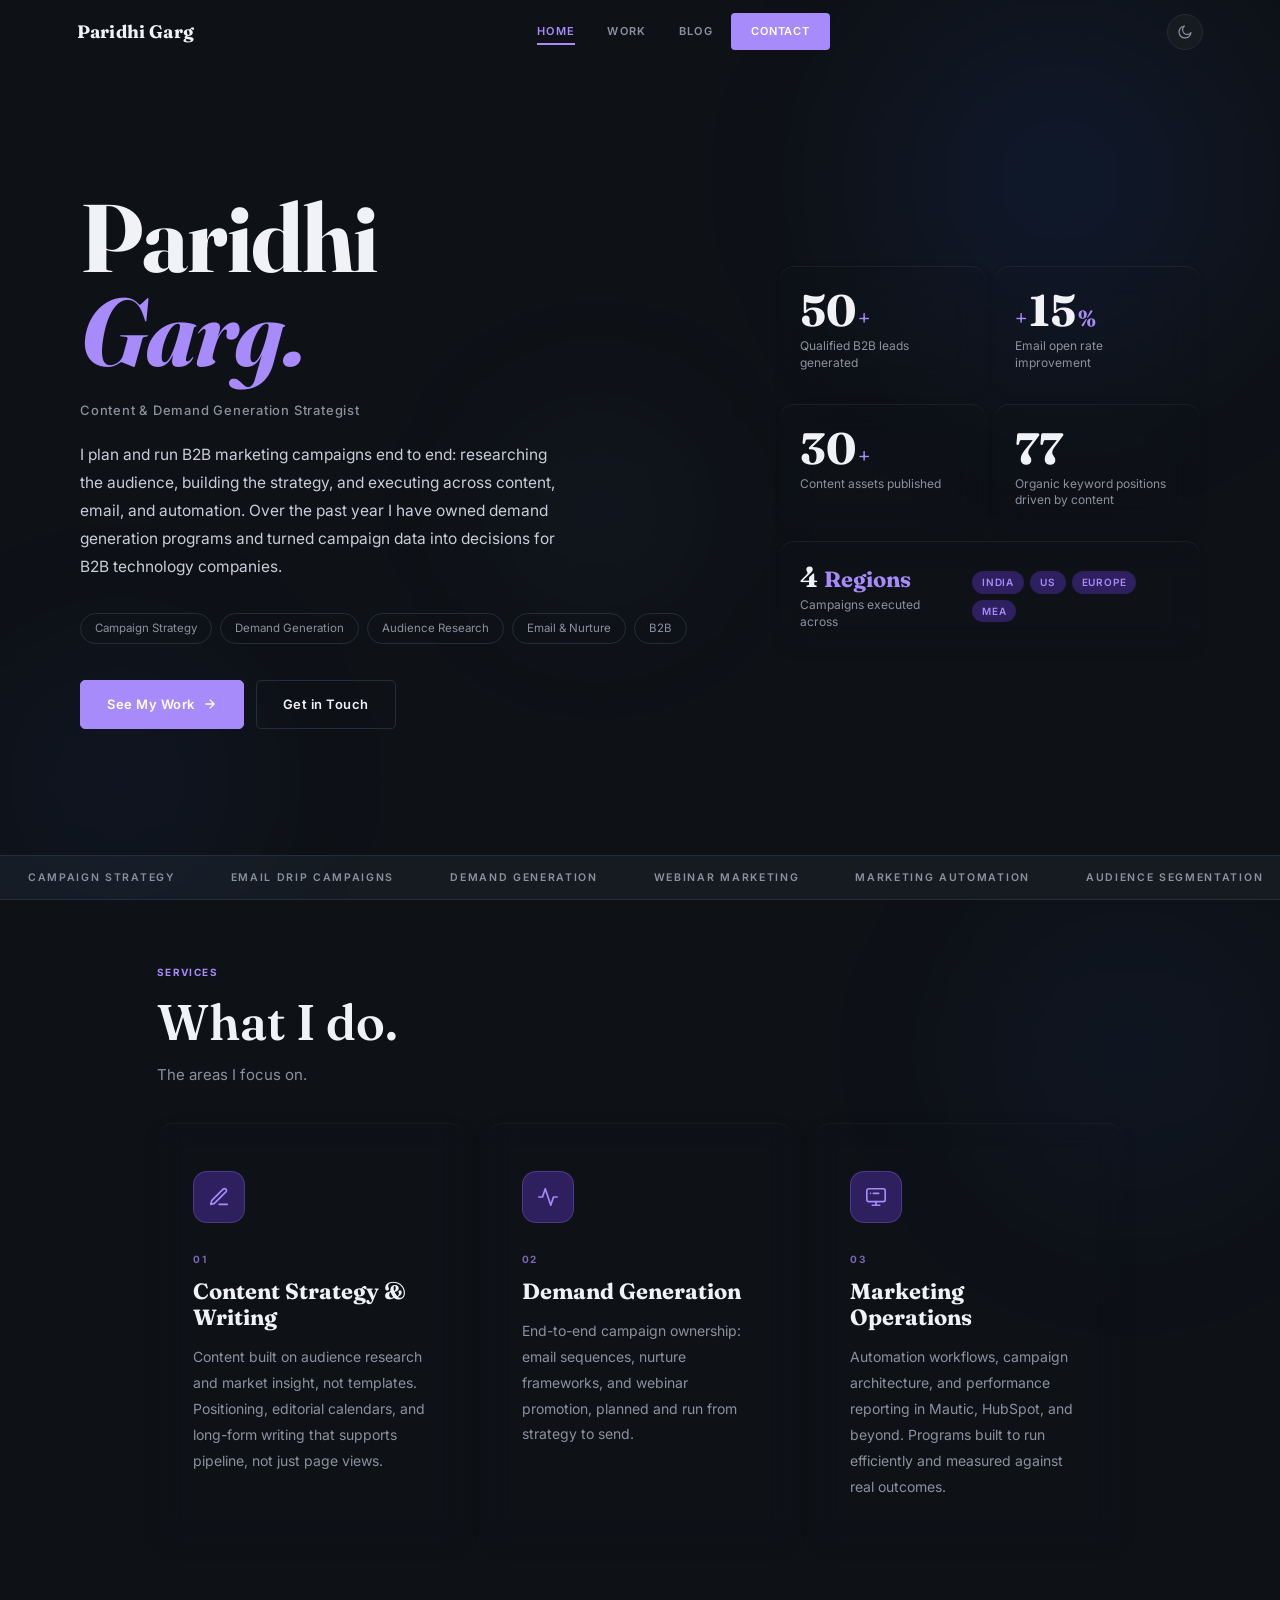
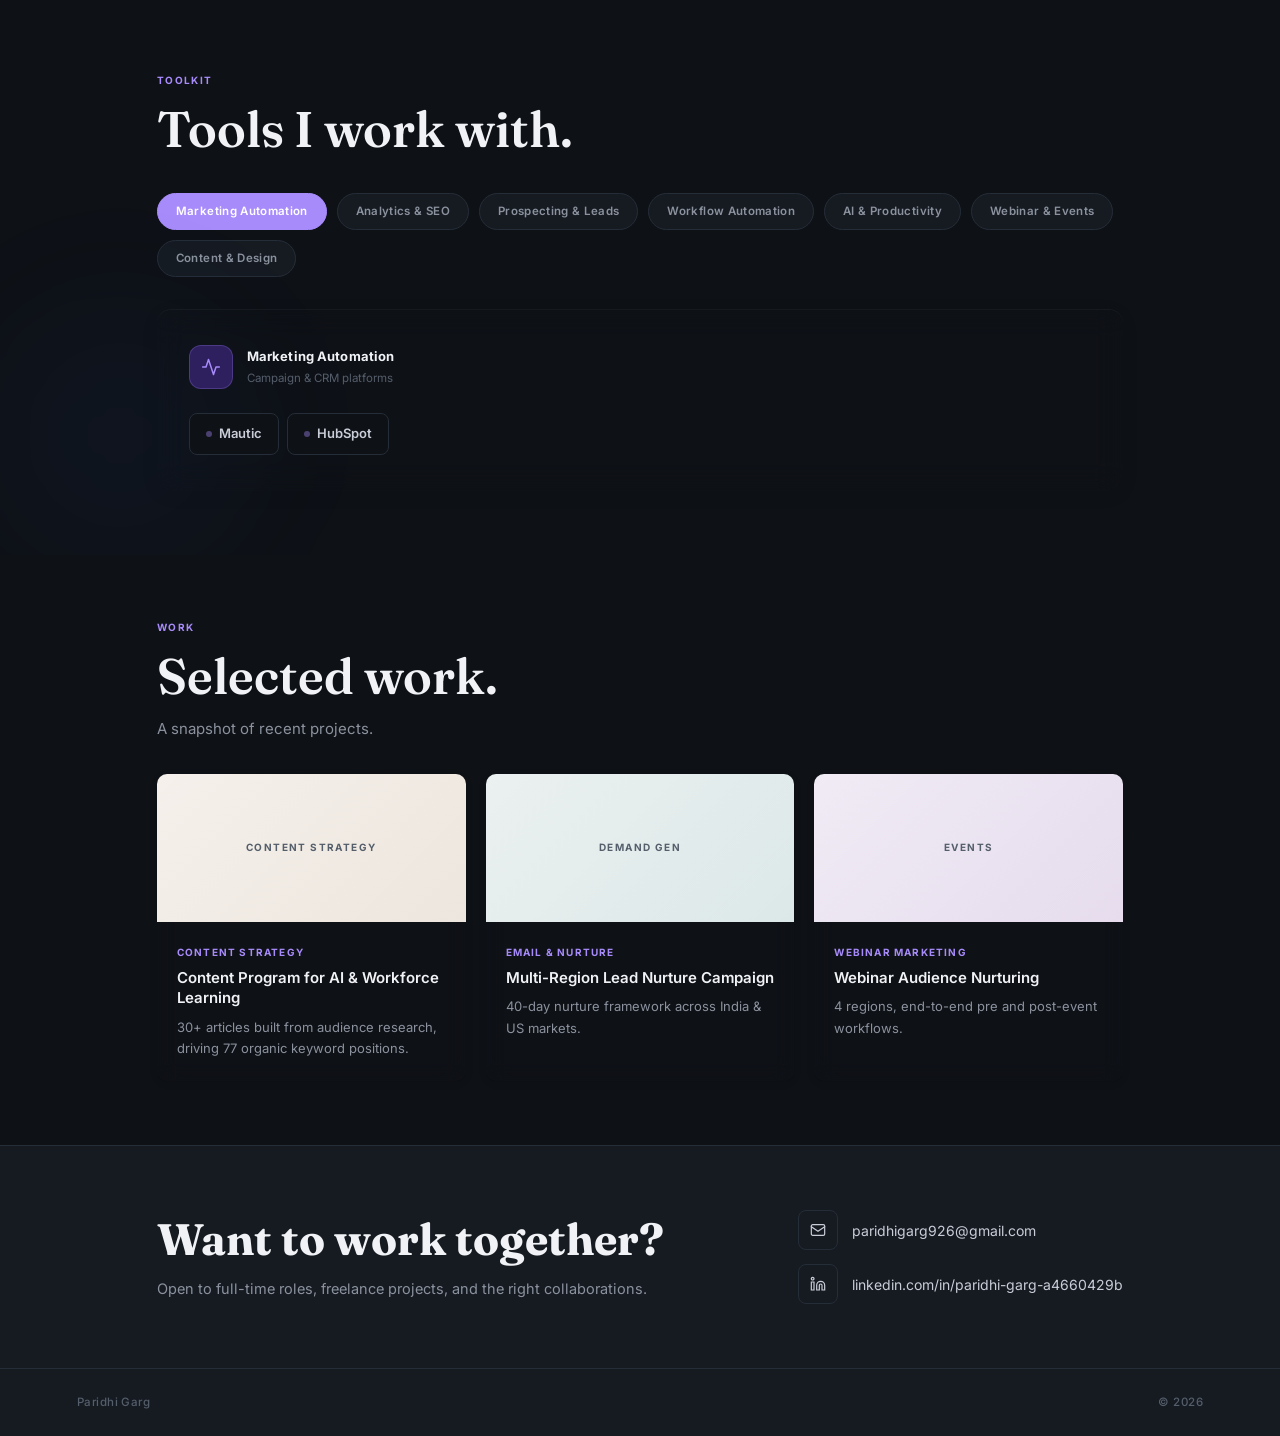
<file: index.html>
<!DOCTYPE html>
<html lang="en">
<head>
<meta charset="UTF-8">
<meta name="viewport" content="width=device-width, initial-scale=1.0">
<title>Paridhi Garg</title>
<link rel="preconnect" href="https://fonts.googleapis.com">
<link rel="preconnect" href="https://fonts.gstatic.com" crossorigin>
<link href="https://fonts.googleapis.com/css2?family=Fraunces:ital,opsz,wght@0,9..144,300;0,9..144,400;0,9..144,600;1,9..144,300;1,9..144,400;1,9..144,600&family=Inter:wght@300;400;500;600&display=swap" rel="stylesheet">
<link rel="stylesheet" href="/style.css">
</head>
<body>

<!-- ═══ NAV ═══ -->
<nav id="nav">
  <a class="nav-logo" href="/" onclick="go('home');return false;">Paridhi Garg</a>
  <ul class="nav-links">
    <li><a id="nl-home" class="on" href="/" onclick="go('home');return false;">Home</a></li>
    <li><a id="nl-work" href="/work" onclick="go('work');return false;">Work</a></li>
    <li><a id="nl-blog" href="/blog" onclick="go('blog');return false;">Blog</a></li>
    <li><a id="nl-contact" class="nav-contact-btn" href="/contact" onclick="go('contact');return false;">Contact</a></li>
  </ul>
  <div style="display:flex;align-items:center;gap:4px">
    <button class="theme-btn" onclick="toggleTheme()" aria-label="Toggle theme" title="Toggle light/dark">
      <!-- moon icon (shown in dark mode) -->
      <svg class="icon-moon" viewBox="0 0 24 24"><path d="M21 12.79A9 9 0 1111.21 3a7 7 0 109.79 9.79z"/></svg>
      <!-- sun icon (shown in light mode) -->
      <svg class="icon-sun" viewBox="0 0 24 24"><circle cx="12" cy="12" r="5"/><path d="M12 1v2M12 21v2M4.22 4.22l1.42 1.42M18.36 18.36l1.42 1.42M1 12h2M21 12h2M4.22 19.78l1.42-1.42M18.36 5.64l1.42-1.42"/></svg>
    </button>
    <button class="hamburger" id="hamburger" onclick="toggleMenu()" aria-label="Open menu">
      <span></span><span></span><span></span>
    </button>
  </div>
</nav>

<!-- ═══ MOBILE MENU ═══ -->
<div class="mobile-menu" id="mobile-menu">
  <a id="ml-home" class="on" href="/" onclick="go('home');toggleMenu();return false;">Home</a>
  <a id="ml-work" href="/work" onclick="go('work');toggleMenu();return false;">Work</a>
  <a id="ml-blog" href="/blog" onclick="go('blog');toggleMenu();return false;">Blog</a>
  <a id="ml-contact" class="mob-contact" href="/contact" onclick="go('contact');toggleMenu();return false;">Contact</a>
</div>

<!-- ═══════════════════════ HOME PAGE ═══════════════════════ -->
<div class="pg show" id="pg-home">

  <!-- HERO -->
  <div class="hero-wrap">
    <div class="hero-orb hero-orb-1"></div>
    <div class="hero-orb hero-orb-2"></div>
    <div class="hero-orb hero-orb-3"></div>
    <div class="hero-inner">
      <div class="hero-grid">
        <div>
          <h1 class="hero-h1">Paridhi<br><em>Garg.</em></h1>
          <div class="hero-div"><span class="hero-role">Content & Demand Generation Strategist</span></div>
          <p class="hero-bio">I plan and run B2B marketing campaigns end to end: researching the audience, building the strategy, and executing across content, email, and automation. Over the past year I have owned demand generation programs and turned campaign data into decisions for B2B technology companies.</p>
          <div class="hero-tags">
            <span class="htag">Campaign Strategy</span>
            <span class="htag">Demand Generation</span>
            <span class="htag">Audience Research</span>
            <span class="htag">Email & Nurture</span>
            <span class="htag">B2B</span>
          </div>
          <div class="hero-btns">
            <a class="btn btn-solid" href="/work" onclick="go('work');return false;">See My Work <svg viewBox="0 0 24 24"><path d="M5 12h14M12 5l7 7-7 7"/></svg></a>
            <a class="btn btn-outline" href="/contact" onclick="go('contact');return false;">Get in Touch</a>
          </div>
        </div>
        <div>
          <div class="stat-grid">
            <div class="sc"><div class="sc-n"><span class="cnt" data-to="50">0</span><span class="sc-s">+</span></div><div class="sc-l">Qualified B2B leads generated</div></div>
            <div class="sc"><div class="sc-n"><span class="sc-s">+</span><span class="cnt" data-to="15">0</span><span class="sc-s">%</span></div><div class="sc-l">Email open rate improvement</div></div>
            <div class="sc"><div class="sc-n"><span class="cnt" data-to="30">0</span><span class="sc-s">+</span></div><div class="sc-l">Content assets published</div></div>
            <div class="sc"><div class="sc-n"><span class="cnt" data-to="77">0</span></div><div class="sc-l">Organic keyword positions driven by content</div></div>
            <div class="sc w2">
              <div><div class="sc-n"><span class="cnt" data-to="4">0</span><span class="sc-s">&thinsp;Regions</span></div><div class="sc-l">Campaigns executed across</div></div>
              <div class="rtags"><span class="rtag">India</span><span class="rtag">US</span><span class="rtag">Europe</span><span class="rtag">MEA</span></div>
            </div>
          </div>
        </div>
      </div>
    </div>
    <div class="ticker">
      <div class="tick-track">
        <span class="tick-item"><span class="tick-dot"></span>Campaign Strategy</span>
        <span class="tick-item"><span class="tick-dot"></span>Email Drip Campaigns</span>
        <span class="tick-item"><span class="tick-dot"></span>Demand Generation</span>
        <span class="tick-item"><span class="tick-dot"></span>Webinar Marketing</span>
        <span class="tick-item"><span class="tick-dot"></span>Marketing Automation</span>
        <span class="tick-item"><span class="tick-dot"></span>Audience Segmentation</span>
        <span class="tick-item"><span class="tick-dot"></span>Performance Analytics</span>
        <span class="tick-item"><span class="tick-dot"></span>B2B Lead Nurturing</span>
        <span class="tick-item"><span class="tick-dot"></span>Campaign Strategy</span>
        <span class="tick-item"><span class="tick-dot"></span>Email Drip Campaigns</span>
        <span class="tick-item"><span class="tick-dot"></span>Demand Generation</span>
        <span class="tick-item"><span class="tick-dot"></span>Webinar Marketing</span>
        <span class="tick-item"><span class="tick-dot"></span>Marketing Automation</span>
        <span class="tick-item"><span class="tick-dot"></span>Audience Segmentation</span>
        <span class="tick-item"><span class="tick-dot"></span>Performance Analytics</span>
        <span class="tick-item"><span class="tick-dot"></span>B2B Lead Nurturing</span>
      </div>
    </div>
  </div>

  <!-- WHAT I DELIVER -->
  <div class="sec-deliver">
    <div class="wrap">
      <div class="eyebrow rv">Services</div>
      <h2 class="sec-title rv">What I do.</h2>
      <p class="sec-sub rv">The areas I focus on.</p>
      <div class="deliver-grid rv">
        <div class="dc">
          <div class="dc-accent-bar"></div>
          <div class="dc-icon"><svg viewBox="0 0 24 24"><path d="M12 20h9"/><path d="M16.5 3.5a2.121 2.121 0 013 3L7 19l-4 1 1-4L16.5 3.5z"/></svg></div>
          <div class="dc-num">01</div>
          <div class="dc-title">Content Strategy & Writing</div>
          <div class="dc-desc">Content built on audience research and market insight, not templates. Positioning, editorial calendars, and long-form writing that supports pipeline, not just page views.</div>
        </div>
        <div class="dc">
          <div class="dc-accent-bar"></div>
          <div class="dc-icon"><svg viewBox="0 0 24 24"><path d="M22 12h-4l-3 9L9 3l-3 9H2"/></svg></div>
          <div class="dc-num">02</div>
          <div class="dc-title">Demand Generation</div>
          <div class="dc-desc">End-to-end campaign ownership: email sequences, nurture frameworks, and webinar promotion, planned and run from strategy to send.</div>
        </div>
        <div class="dc">
          <div class="dc-accent-bar"></div>
          <div class="dc-icon"><svg viewBox="0 0 24 24"><rect x="2" y="3" width="20" height="14" rx="2"/><path d="M8 21h8M12 17v4"/><path d="M6 8h.01M9 8h6"/></svg></div>
          <div class="dc-num">03</div>
          <div class="dc-title">Marketing Operations</div>
          <div class="dc-desc">Automation workflows, campaign architecture, and performance reporting in Mautic, HubSpot, and beyond. Programs built to run efficiently and measured against real outcomes.</div>
        </div>
      </div>
    </div>
  </div>

  <!-- TOOLKIT -->
  <div class="sec-toolkit">
    <div class="wrap">
      <div class="eyebrow rv">Toolkit</div>
      <h2 class="sec-title rv">Tools I work with.</h2>
      <div class="toolkit-wrap rv">
        <div class="tk-cats-row">
          <div class="tk-filter on" onclick="tkFilter(this,'tk-automation')">Marketing Automation</div>
          <div class="tk-filter" onclick="tkFilter(this,'tk-seo')">Analytics & SEO</div>
          <div class="tk-filter" onclick="tkFilter(this,'tk-leads')">Prospecting & Leads</div>
          <div class="tk-filter" onclick="tkFilter(this,'tk-workflow')">Workflow Automation</div>
          <div class="tk-filter" onclick="tkFilter(this,'tk-ai')">AI & Productivity</div>
          <div class="tk-filter" onclick="tkFilter(this,'tk-events')">Webinar & Events</div>
          <div class="tk-filter" onclick="tkFilter(this,'tk-content')">Content & Design</div>
        </div>
        <div class="tk-board">

          <div class="tk-panel on" id="tk-automation">
            <div class="tk-panel-head">
              <div class="tk-panel-icon"><svg viewBox="0 0 24 24"><path d="M22 12h-4l-3 9L9 3l-3 9H2"/></svg></div>
              <div><div class="tk-panel-label">Marketing Automation</div><div class="tk-panel-sub">Campaign & CRM platforms</div></div>
            </div>
            <div class="tk-chips">
              <div class="tk-chip"><span class="tk-chip-dot"></span>Mautic</div>
              <div class="tk-chip"><span class="tk-chip-dot"></span>HubSpot</div>
            </div>
          </div>

          <div class="tk-panel" id="tk-seo">
            <div class="tk-panel-head">
              <div class="tk-panel-icon"><svg viewBox="0 0 24 24"><circle cx="11" cy="11" r="8"/><path d="M21 21l-4.35-4.35"/></svg></div>
              <div><div class="tk-panel-label">Analytics & SEO</div><div class="tk-panel-sub">Data, rankings & performance</div></div>
            </div>
            <div class="tk-chips">
              <div class="tk-chip"><span class="tk-chip-dot"></span>SEMrush</div>
              <div class="tk-chip"><span class="tk-chip-dot"></span>Google Analytics 4</div>
              <div class="tk-chip"><span class="tk-chip-dot"></span>Google Ads</div>
              <div class="tk-chip"><span class="tk-chip-dot"></span>Search Console</div>
            </div>
          </div>

          <div class="tk-panel" id="tk-leads">
            <div class="tk-panel-head">
              <div class="tk-panel-icon"><svg viewBox="0 0 24 24"><path d="M17 21v-2a4 4 0 00-4-4H5a4 4 0 00-4 4v2"/><circle cx="9" cy="7" r="4"/><path d="M23 21v-2a4 4 0 00-3-3.87M16 3.13a4 4 0 010 7.75"/></svg></div>
              <div><div class="tk-panel-label">Prospecting & Leads</div><div class="tk-panel-sub">Outreach & enrichment tools</div></div>
            </div>
            <div class="tk-chips">
              <div class="tk-chip"><span class="tk-chip-dot"></span>Apollo.io</div>
              <div class="tk-chip"><span class="tk-chip-dot"></span>Clay</div>
              <div class="tk-chip"><span class="tk-chip-dot"></span>Email Bison</div>
              <div class="tk-chip"><span class="tk-chip-dot"></span>AI Ark</div>
            </div>
          </div>

          <div class="tk-panel" id="tk-workflow">
            <div class="tk-panel-head">
              <div class="tk-panel-icon"><svg viewBox="0 0 24 24"><path d="M5 12h14M12 5l7 7-7 7"/></svg></div>
              <div><div class="tk-panel-label">Workflow Automation</div><div class="tk-panel-sub">No-code process builders</div></div>
            </div>
            <div class="tk-chips">
              <div class="tk-chip"><span class="tk-chip-dot"></span>Zapier</div>
              <div class="tk-chip"><span class="tk-chip-dot"></span>n8n</div>
            </div>
          </div>

          <div class="tk-panel" id="tk-ai">
            <div class="tk-panel-head">
              <div class="tk-panel-icon"><svg viewBox="0 0 24 24"><path d="M12 2a10 10 0 1010 10A10 10 0 0012 2z"/><path d="M12 8v4l3 3"/></svg></div>
              <div><div class="tk-panel-label">AI & Productivity</div><div class="tk-panel-sub">Research, writing & planning</div></div>
            </div>
            <div class="tk-chips">
              <div class="tk-chip"><span class="tk-chip-dot"></span>ChatGPT</div>
              <div class="tk-chip"><span class="tk-chip-dot"></span>Claude</div>
              <div class="tk-chip"><span class="tk-chip-dot"></span>Gemini</div>
              <div class="tk-chip"><span class="tk-chip-dot"></span>Notion</div>
            </div>
          </div>

          <div class="tk-panel" id="tk-events">
            <div class="tk-panel-head">
              <div class="tk-panel-icon"><svg viewBox="0 0 24 24"><path d="M15 10l4.553-2.07A1 1 0 0121 8.87V15.13a1 1 0 01-1.447.9L15 14M3 8a2 2 0 012-2h10a2 2 0 012 2v8a2 2 0 01-2 2H5a2 2 0 01-2-2z"/></svg></div>
              <div><div class="tk-panel-label">Webinar & Events</div><div class="tk-panel-sub">Virtual event management</div></div>
            </div>
            <div class="tk-chips">
              <div class="tk-chip"><span class="tk-chip-dot"></span>GoTo Webinar</div>
            </div>
          </div>

          <div class="tk-panel" id="tk-content">
            <div class="tk-panel-head">
              <div class="tk-panel-icon"><svg viewBox="0 0 24 24"><path d="M12 20h9"/><path d="M16.5 3.5a2.121 2.121 0 013 3L7 19l-4 1 1-4L16.5 3.5z"/></svg></div>
              <div><div class="tk-panel-label">Content & Design</div><div class="tk-panel-sub">Creation & publishing tools</div></div>
            </div>
            <div class="tk-chips">
              <div class="tk-chip"><span class="tk-chip-dot"></span>Canva</div>
              <div class="tk-chip"><span class="tk-chip-dot"></span>Excel</div>
              <div class="tk-chip"><span class="tk-chip-dot"></span>CMS Platforms</div>
            </div>
          </div>

        </div>
      </div>
    </div>
  </div>

  <!-- WORK PREVIEW -->
  <div class="sec-work-prev">
    <div class="wrap">
      <div class="eyebrow rv">Work</div>
      <h2 class="sec-title rv">Selected work.</h2>
      <p class="sec-sub rv" style="margin-bottom:0">A snapshot of recent projects.</p>
      <div class="work-prev-grid rv">
        <div class="wpc" onclick="go('work')">
          <div class="wpc-thumb t1">Content Strategy</div>
          <div class="wpc-body"><div class="wpc-tag">Content Strategy</div><div class="wpc-title">Content Program for AI & Workforce Learning</div><div class="wpc-desc">30+ articles built from audience research, driving 77 organic keyword positions.</div></div>
        </div>
        <div class="wpc" onclick="go('work')">
          <div class="wpc-thumb t2">Demand Gen</div>
          <div class="wpc-body"><div class="wpc-tag">Email & Nurture</div><div class="wpc-title">Multi-Region Lead Nurture Campaign</div><div class="wpc-desc">40-day nurture framework across India & US markets.</div></div>
        </div>
        <div class="wpc" onclick="go('work')">
          <div class="wpc-thumb t3">Events</div>
          <div class="wpc-body"><div class="wpc-tag">Webinar Marketing</div><div class="wpc-title">Webinar Audience Nurturing</div><div class="wpc-desc">4 regions, end-to-end pre and post-event workflows.</div></div>
        </div>
      </div>
    </div>
  </div>

  <!-- CONTACT STRIP -->
  <div class="sec-cstrip">
    <div class="wrap">
      <div class="cstrip-inner rv">
        <div>
          <div class="cstrip-title">Want to work together?</div>
          <div class="cstrip-sub">Open to full-time roles, freelance projects, and the right collaborations.</div>
        </div>
        <div class="cstrip-links">
          <a class="clink" href="mailto:paridhigarg926@gmail.com">
            <span class="clink-icon"><svg viewBox="0 0 24 24"><rect x="2" y="4" width="20" height="16" rx="2"/><path d="M2 7l10 7 10-7"/></svg></span>
            paridhigarg926@gmail.com
          </a>
          <a class="clink" href="https://www.linkedin.com/in/paridhi-garg-a4660429b" target="_blank">
            <span class="clink-icon"><svg viewBox="0 0 24 24"><path d="M16 8a6 6 0 016 6v7h-4v-7a2 2 0 00-4 0v7h-4v-7a6 6 0 016-6zM2 9h4v12H2z"/><circle cx="4" cy="4" r="2"/></svg></span>
            linkedin.com/in/paridhi-garg-a4660429b
          </a>
        </div>
      </div>
    </div>
  </div>

  <footer class="site-footer"><span class="ft-text">Paridhi Garg</span><span class="ft-yr">© 2026</span></footer>
</div>


<!-- ═══════════════════════ WORK PAGE ═══════════════════════ -->
<div class="pg" id="pg-work">
  <div class="work-hero">
    <div class="work-hero-inner">
      <div class="eyebrow">Work</div>
      <h1 class="sec-title" style="font-size:clamp(36px,5vw,64px);max-width:640px;line-height:1.05">Work I have done.</h1>
      <p class="sec-sub" style="margin-top:16px">Projects I have owned end to end, the thinking behind them, my role, and the results. Plus published writing you can read right now.</p>
    </div>
  </div>

  <div class="sec-projects">
    <div class="proj-list">
      <div class="pi open rv" id="p1">
        <div class="pi-hd" onclick="toggleP('p1')">
          <div class="pi-n">01</div>
          <div><div class="pi-tag">Content Strategy</div><div class="pi-title">Content Strategy Program for AI & Workforce Learning</div></div>
          <div class="pi-tog">+</div>
        </div>
        <div class="pi-bd open" id="p1-b">
          <div class="pc"><div class="pc-lbl">Overview</div><p>Developed and executed a content strategy to build authority and organic visibility around AI, workforce development, cloud training, and enterprise learning topics, grounded in audience and market research.</p></div>
          <div class="pc"><div class="pc-lbl">My Contribution</div><ul><li>Audience and market research to identify content opportunities</li><li>Competitive content benchmarking</li><li>Research-based content creation and on-page optimization</li><li>Performance analysis and reporting via SEMrush</li></ul></div>
          <div class="pc"><div class="pc-lbl">Impact</div><div class="ipills"><span class="ip">30+ articles published</span><span class="ip">77 keyword positions ranked</span><span class="ip">High-intent visibility</span></div></div>
        </div>
      </div>
      <div class="pi rv" id="p2">
        <div class="pi-hd" onclick="toggleP('p2')">
          <div class="pi-n">02</div>
          <div><div class="pi-tag">Demand Generation / Email</div><div class="pi-title">Multi-Region Lead Nurture Campaign</div></div>
          <div class="pi-tog">+</div>
        </div>
        <div class="pi-bd" id="p2-b">
          <div class="pc"><div class="pc-lbl">Overview</div><p>Designed and executed a 40-day nurture framework converting engaged prospects into qualified opportunities across India and the United States.</p></div>
          <div class="pc"><div class="pc-lbl">My Contribution</div><ul><li>Audience segmentation strategy</li><li>Campaign architecture design</li><li>Email sequence planning & copywriting</li><li>Mautic workflow implementation</li><li>Regional messaging customization</li></ul></div>
          <div class="pc"><div class="pc-lbl">Impact</div><div class="ipills"><span class="ip">Behavioural segmentation</span><span class="ip">Scalable workflows</span><span class="ip">Automated lead progression</span></div></div>
        </div>
      </div>
      <div class="pi rv" id="p3">
        <div class="pi-hd" onclick="toggleP('p3')">
          <div class="pi-n">03</div>
          <div><div class="pi-tag">Events / Webinar Marketing</div><div class="pi-title">Webinar Marketing & Audience Nurturing</div></div>
          <div class="pi-tog">+</div>
        </div>
        <div class="pi-bd" id="p3-b">
          <div class="pc"><div class="pc-lbl">Overview</div><p>Managed webinar communication workflows supporting audiences across India, US, Europe, and MEA, from awareness to post-event engagement.</p></div>
          <div class="pc"><div class="pc-lbl">My Contribution</div><ul><li>Webinar promotion planning</li><li>Awareness and reminder campaigns</li><li>Registration nurture workflows</li><li>Post-event engagement programs</li><li>Campaign scheduling and coordination</li></ul></div>
          <div class="pc"><div class="pc-lbl">Impact</div><div class="ipills"><span class="ip">Standardized processes</span><span class="ip">4 regions covered</span><span class="ip">Structured nurture journeys</span></div></div>
        </div>
      </div>
    </div>
  </div>

  <div class="sec-articles">
    <div class="articles-inner">
      <div class="eyebrow rv">Published</div>
      <h2 class="sec-title rv">Published articles.</h2>
      <div class="art-tabs rv">
        <button class="atab on" onclick="switchTab(this,'ac')">Published Writing</button>
        <button class="atab" onclick="switchTab(this,'aa')">Campaign Assets</button>
      </div>
      <div class="apane on" id="ac">
        <div class="art-grid">
          <a href="https://www.nplus.global/blogs/best-ai-learning-platforms-in-2026/" target="_blank" rel="nofollow noreferrer" class="art-card rv">
            <div><div class="art-tag">Content Strategy</div><div class="art-title">Best AI Learning Platforms in 2026</div></div>
            <div class="art-foot"><span class="art-rank">Pos. 26 / Vol 880</span><span class="art-arrow">↗</span></div>
          </a>
          <a href="https://www.nplus.global/blogs/how-to-learn-artificial-intelligence/" target="_blank" rel="nofollow noreferrer" class="art-card rv">
            <div><div class="art-tag">Content Strategy</div><div class="art-title">How to Learn Artificial Intelligence</div></div>
            <div class="art-foot"><span class="art-rank">Vol 5.4K / KD 80</span><span class="art-arrow">↗</span></div>
          </a>
          <a href="https://www.nplus.global/blogs/top-10-applications-of-artificial-intelligence/" target="_blank" rel="nofollow noreferrer" class="art-card rv">
            <div><div class="art-tag">Content Strategy</div><div class="art-title">Top 10 Applications of Artificial Intelligence</div></div>
            <div class="art-foot"><span class="art-rank">Pos. 23 / Vol 49.5K</span><span class="art-arrow">↗</span></div>
          </a>
          <a href="https://www.nplus.global/blogs/ai-skills-in-demand/" target="_blank" rel="nofollow noreferrer" class="art-card rv">
            <div><div class="art-tag">Content Strategy</div><div class="art-title">AI Skills in Demand</div></div>
            <div class="art-foot"><span class="art-rank">Pos. 23 / Vol 30</span><span class="art-arrow">↗</span></div>
          </a>
          <a href="https://www.nplus.global/blogs/subscription-based-learning-platforms/" target="_blank" rel="nofollow noreferrer" class="art-card rv">
            <div><div class="art-tag">Content Strategy</div><div class="art-title">Subscription-Based Learning Platforms</div></div>
            <div class="art-foot"><span class="art-rank">Pos. 4 / Vol 50</span><span class="art-arrow">↗</span></div>
          </a>
          <a href="https://www.nplus.global/blogs/what-are-ai-virtual-assistants-and-how-can-businesses-benefit-from-them/" target="_blank" rel="nofollow noreferrer" class="art-card rv">
            <div><div class="art-tag">Content Strategy</div><div class="art-title">AI Virtual Assistants & Business Applications</div></div>
            <div class="art-foot"><span class="art-rank">Pos. 43 / Vol 40</span><span class="art-arrow">↗</span></div>
          </a>
        </div>
        <p style="margin-top:14px;font-size:12px;color:var(--ink4);font-weight:500">77 total keyword positions tracked via Semrush.</p>
      </div>
      <div class="apane" id="aa">
        <div class="asset-grid">
          <div class="asc rv"><div class="asc-ic"><svg viewBox="0 0 24 24"><rect x="3" y="3" width="18" height="18" rx="2"/><path d="M9 9h6M9 12h6M9 15h4"/></svg></div><div><div class="asc-title">Lead Nurture Workflow Architecture</div><div class="asc-sub">Demand Generation / Mautic</div></div></div>
          <div class="asc rv"><div class="asc-ic"><svg viewBox="0 0 24 24"><rect x="2" y="3" width="20" height="18" rx="2"/><path d="M8 3v18M2 9h20"/></svg></div><div><div class="asc-title">Multi-Region Email Campaign Framework</div><div class="asc-sub">India & US / 4 campaigns</div></div></div>
          <div class="asc rv"><div class="asc-ic"><svg viewBox="0 0 24 24"><rect x="3" y="4" width="18" height="18" rx="2"/><path d="M16 2v4M8 2v4M3 10h18"/></svg></div><div><div class="asc-title">Webinar Promotion Calendar</div><div class="asc-sub">4 regions / 8 webinars</div></div></div>
          <div class="asc rv"><div class="asc-ic"><svg viewBox="0 0 24 24"><circle cx="9" cy="7" r="4"/><circle cx="17" cy="11" r="3"/><path d="M2 21v-2a4 4 0 014-4h6"/></svg></div><div><div class="asc-title">Audience Segmentation Strategy</div><div class="asc-sub">Behavioural / Engagement-based</div></div></div>
          <div class="asc rv"><div class="asc-ic"><svg viewBox="0 0 24 24"><path d="M4 6h16M4 12h16M4 18h7"/></svg></div><div><div class="asc-title">Email Campaign Designs</div><div class="asc-sub">B2B / India & US tone variants</div></div></div>
          <div class="asc rv"><div class="asc-ic"><svg viewBox="0 0 24 24"><path d="M3 17l4-8 4 4 3-5 4 9"/></svg></div><div><div class="asc-title">Campaign Send Calendar</div><div class="asc-sub">4 campaigns / April–May 2026</div></div></div>
        </div>
      </div>
    </div>
  </div>

  <footer class="site-footer"><span class="ft-text">Paridhi Garg</span><span class="ft-yr">© 2026</span></footer>
</div>


<!-- ═══════════════════════ BLOG PAGE ═══════════════════════ -->
<div class="pg" id="pg-blog">
  <div class="blog-hero">
    <div class="blog-hero-inner">
      <div class="eyebrow">Writing</div>
      <h1 class="sec-title" style="font-size:clamp(36px,5vw,64px);line-height:1.05">Articles &<br><em style="font-style:italic;color:var(--accent)">essays.</em></h1>
      <p class="sec-sub" style="margin-top:16px">Things I want to write about. More coming.</p>
    </div>
  </div>
  <div class="blog-entries">
    <a class="be rv" href="/blog/why-your-demand-gen-campaign-is-not-working/" style="cursor:pointer;text-decoration:none;color:inherit">
      <div class="be-num">01</div>
      <div>
        <div class="be-tag">Demand Gen</div>
        <div class="be-title">Why Your Demand Gen Campaign Is Not Working</div>
        <div class="be-exc">Most underperforming campaigns get fixed in the wrong place. The problem is almost always upstream, and it comes down to two things: who you think you are talking to, and what you think they need to hear.</div>
      </div>
      <div><span class="be-pill">June 2026</span></div>
    </a>
    <div class="be rv">
      <div class="be-num">02</div>
      <div>
        <div class="be-tag">Content Strategy</div>
        <div class="be-title">How I think about content calendars (it's not a schedule)</div>
        <div class="be-exc">Most content calendars are just task lists with dates. The ones that work are strategic documents tied to business goals, seasonal moments, and audience signals.</div>
      </div>
      <div><span class="be-pill soon">Coming soon</span></div>
    </div>
    <div class="be rv">
      <div class="be-num">03</div>
      <div>
        <div class="be-tag">Career</div>
        <div class="be-title">Year one in marketing: what I learned and what surprised me</div>
        <div class="be-exc">Honest notes from my first year as a full-time marketer: what the job description left out, which skills actually mattered, and what I'd do differently.</div>
      </div>
      <div><span class="be-pill soon">Coming soon</span></div>
    </div>
  </div>
  <footer class="site-footer"><span class="ft-text">Paridhi Garg</span><span class="ft-yr">© 2026</span></footer>
</div>


<!-- ═══════════════════════ CONTACT PAGE ═══════════════════════ -->
<div class="pg" id="pg-contact">
  <div class="contact-pg">
    <div class="contact-inner">
      <div class="contact-left">
        <div class="eyebrow">Let's Connect</div>
        <h1 class="contact-h">Say<br><em>hello.</em></h1>
        <p class="contact-sub">Whether you're hiring, have a project in mind, or just want to talk marketing. Always up for a good conversation.</p>
      </div>
      <div class="contact-cards">
        <a class="ccard" href="mailto:paridhigarg926@gmail.com">
          <div class="ccard-ic"><svg viewBox="0 0 24 24"><rect x="2" y="4" width="20" height="16" rx="2"/><path d="M2 7l10 7 10-7"/></svg></div>
          <div class="ccard-txt"><div class="ccard-lbl">Email</div><div class="ccard-val">paridhigarg926@gmail.com</div></div>
        </a>
        <a class="ccard" href="https://www.linkedin.com/in/paridhi-garg-a4660429b" target="_blank">
          <div class="ccard-ic"><svg viewBox="0 0 24 24"><path d="M16 8a6 6 0 016 6v7h-4v-7a2 2 0 00-4 0v7h-4v-7a6 6 0 016-6zM2 9h4v12H2z"/><circle cx="4" cy="4" r="2"/></svg></div>
          <div class="ccard-txt"><div class="ccard-lbl">LinkedIn</div><div class="ccard-val">linkedin.com/in/paridhi-garg-a4660429b</div></div>
        </a>
      </div>
    </div>
  </div>
  <footer class="site-footer"><span class="ft-text">Paridhi Garg</span><span class="ft-yr">© 2026</span></footer>
</div>


<script>

// ─ THEME TOGGLE
function toggleTheme(){
  const html=document.documentElement;
  const isDark=html.getAttribute('data-theme')!=='light';
  html.setAttribute('data-theme', isDark ? 'light' : 'dark');
  localStorage.setItem('theme', isDark ? 'light' : 'dark');
}
// Apply saved theme on load
(function(){
  const saved=localStorage.getItem('theme');
  if(saved==='light') document.documentElement.setAttribute('data-theme','light');
})();

// ─ NAV SOLID on any scroll
window.addEventListener('scroll',()=>{
  document.getElementById('nav').classList.toggle('solid',window.scrollY>10);
},{passive:true});

// ─ URL ROUTING
const routes = {
  '/': 'home',
  '/work': 'work',
  '/blog': 'blog',
  '/contact': 'contact'
};
const idToPath = {};
for (const p in routes) { idToPath[routes[p]] = p; }

const pageTitles = {
  home: 'Paridhi Garg — Content & Demand Generation Strategist',
  work: 'Work — Paridhi Garg',
  blog: 'Blog — Paridhi Garg',
  contact: 'Contact — Paridhi Garg'
};

// ─ PAGE NAVIGATION
function go(id, updateUrl){
  if (updateUrl === undefined) updateUrl = true;
  document.querySelectorAll('.pg').forEach(p=>p.classList.remove('show'));
  document.querySelectorAll('.nav-links li a').forEach(a=>a.classList.remove('on'));
  document.querySelectorAll('.mobile-menu a:not(.mob-contact)').forEach(a=>a.classList.remove('on'));
  document.getElementById('pg-'+id).classList.add('show');
  const nl=document.getElementById('nl-'+id);if(nl)nl.classList.add('on');
  const ml=document.getElementById('ml-'+id);if(ml)ml.classList.add('on');
  window.scrollTo({top:0,behavior:'instant'});
  setTimeout(initReveal,50);

  if (updateUrl) {
    const path = idToPath[id] || '/';
    if (location.pathname !== path) {
      history.pushState({id:id}, '', path);
    }
  }
  if (pageTitles[id]) document.title = pageTitles[id];
}

// ─ MATCH CURRENT URL TO A PAGE (on load and on back/forward)
function routeFromLocation(){
  let path = location.pathname.replace(/\/+$/,'');
  if (path === '') path = '/';
  const id = routes[path] || 'home';
  go(id, false);
}
window.addEventListener('popstate', routeFromLocation);
routeFromLocation();

// ─ MOBILE MENU TOGGLE
function toggleMenu(){
  document.getElementById('hamburger').classList.toggle('open');
  document.getElementById('mobile-menu').classList.toggle('open');
}

// ─ SCROLL REVEAL
function initReveal(){
  const obs=new IntersectionObserver(entries=>{
    entries.forEach(e=>{if(e.isIntersecting){e.target.classList.add('in');obs.unobserve(e.target);}});
  },{threshold:.1});
  document.querySelectorAll('.pg.show .rv,.pg.show .rv-l,.pg.show .rv-r').forEach((el,i)=>{
    if(!el.classList.contains('in')){el.style.transitionDelay=(i%6)*.07+'s';obs.observe(el);}
  });
}
initReveal();

// ─ COUNTER ANIMATION
function animCount(el){
  const t=+el.dataset.to;let c=0;
  const iv=setInterval(()=>{c+=t/80;if(c>=t){c=t;clearInterval(iv);}el.textContent=Math.floor(c);},16);
}
const cobs=new IntersectionObserver(entries=>{
  entries.forEach(e=>{if(e.isIntersecting){e.target.querySelectorAll('.cnt').forEach(animCount);cobs.unobserve(e.target);}});
},{threshold:.3});
const sg=document.querySelector('.stat-grid');if(sg)cobs.observe(sg);

// ─ ACCORDION
function toggleP(id){
  const item=document.getElementById(id),body=document.getElementById(id+'-b'),isOpen=item.classList.contains('open');
  document.querySelectorAll('.pi').forEach(el=>{el.classList.remove('open');el.querySelector('.pi-bd').classList.remove('open');});
  if(!isOpen){item.classList.add('open');body.classList.add('open');}
}

// ─ TABS
function switchTab(btn,paneId){
  btn.closest('.articles-inner').querySelectorAll('.atab').forEach(b=>b.classList.remove('on'));
  btn.closest('.articles-inner').querySelectorAll('.apane').forEach(p=>p.classList.remove('on'));
  btn.classList.add('on');
  document.getElementById(paneId).classList.add('on');
}

// ─ TOOLKIT FILTER
function tkFilter(btn,panelId){
  btn.closest('.toolkit-wrap').querySelectorAll('.tk-filter').forEach(b=>b.classList.remove('on'));
  btn.closest('.toolkit-wrap').querySelectorAll('.tk-panel').forEach(p=>p.classList.remove('on'));
  btn.classList.add('on');
  document.getElementById(panelId).classList.add('on');
}
</script>
</body>
</html>
</file>
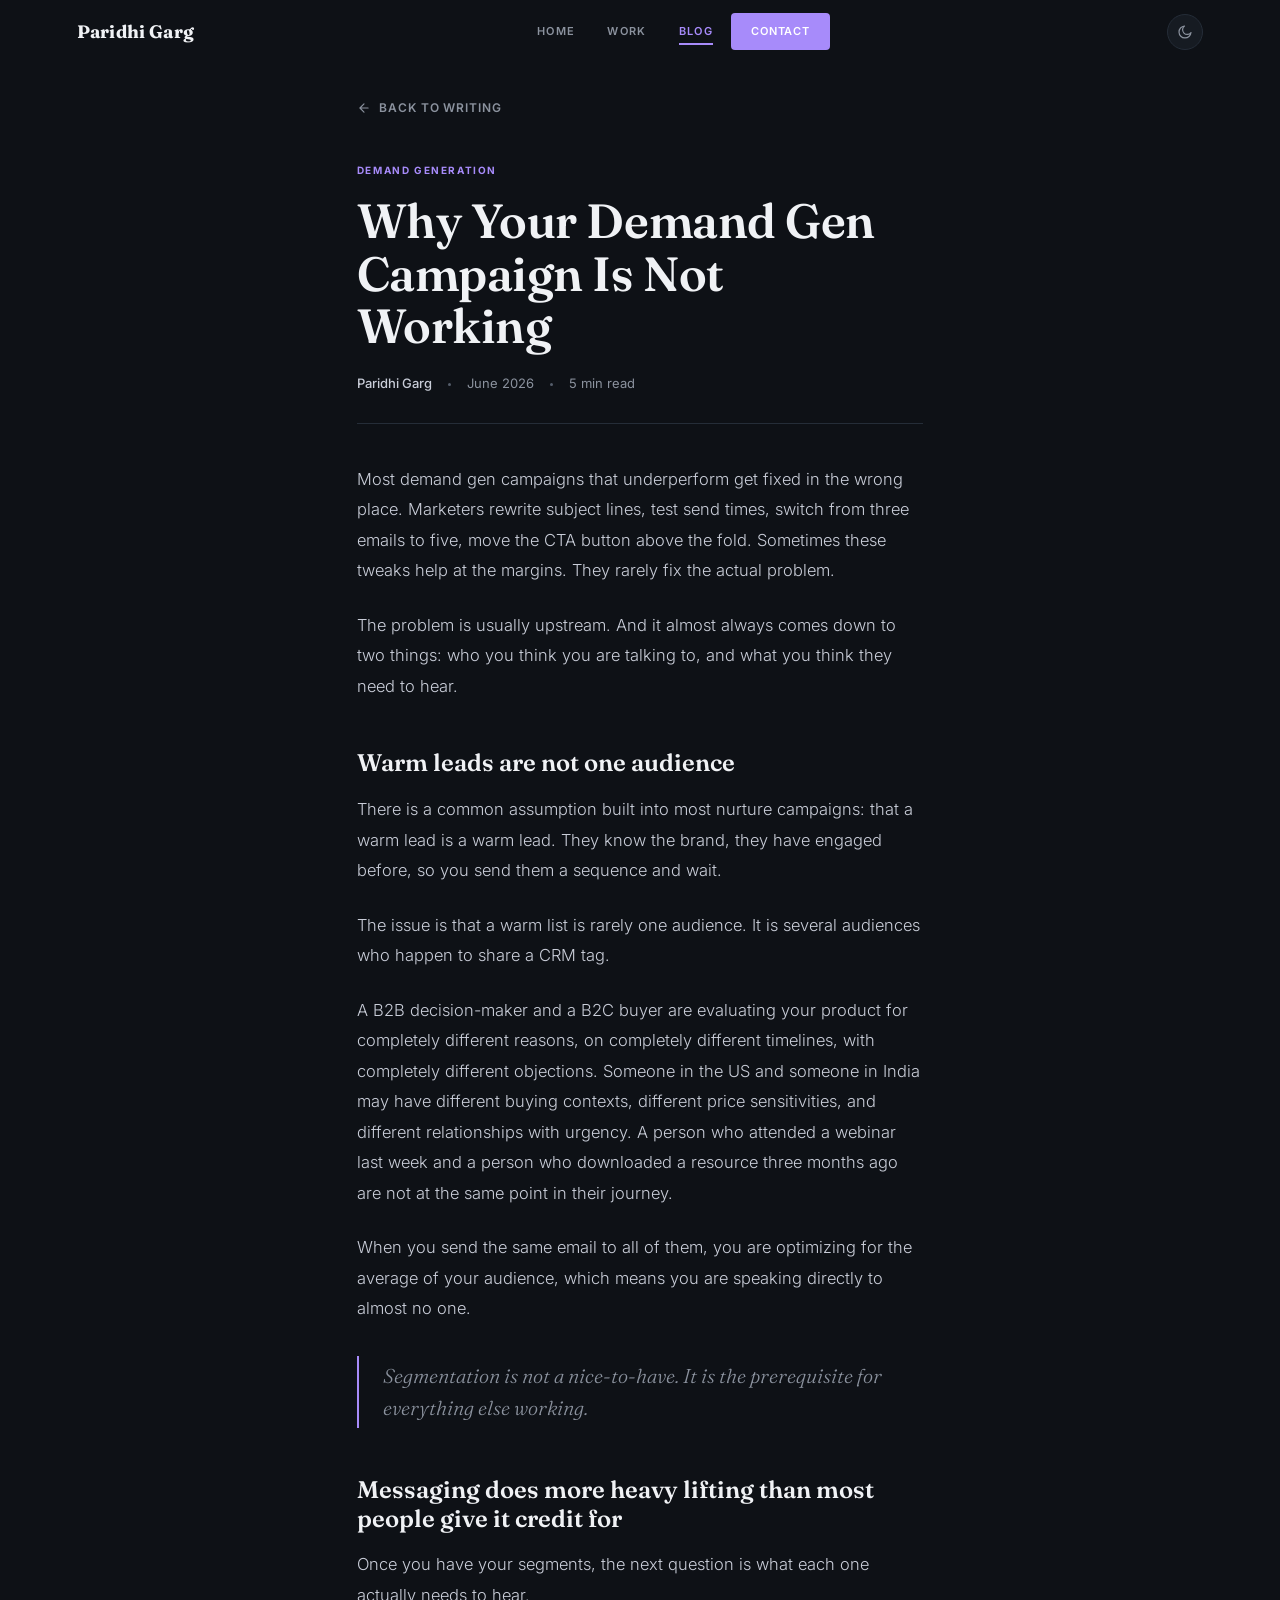
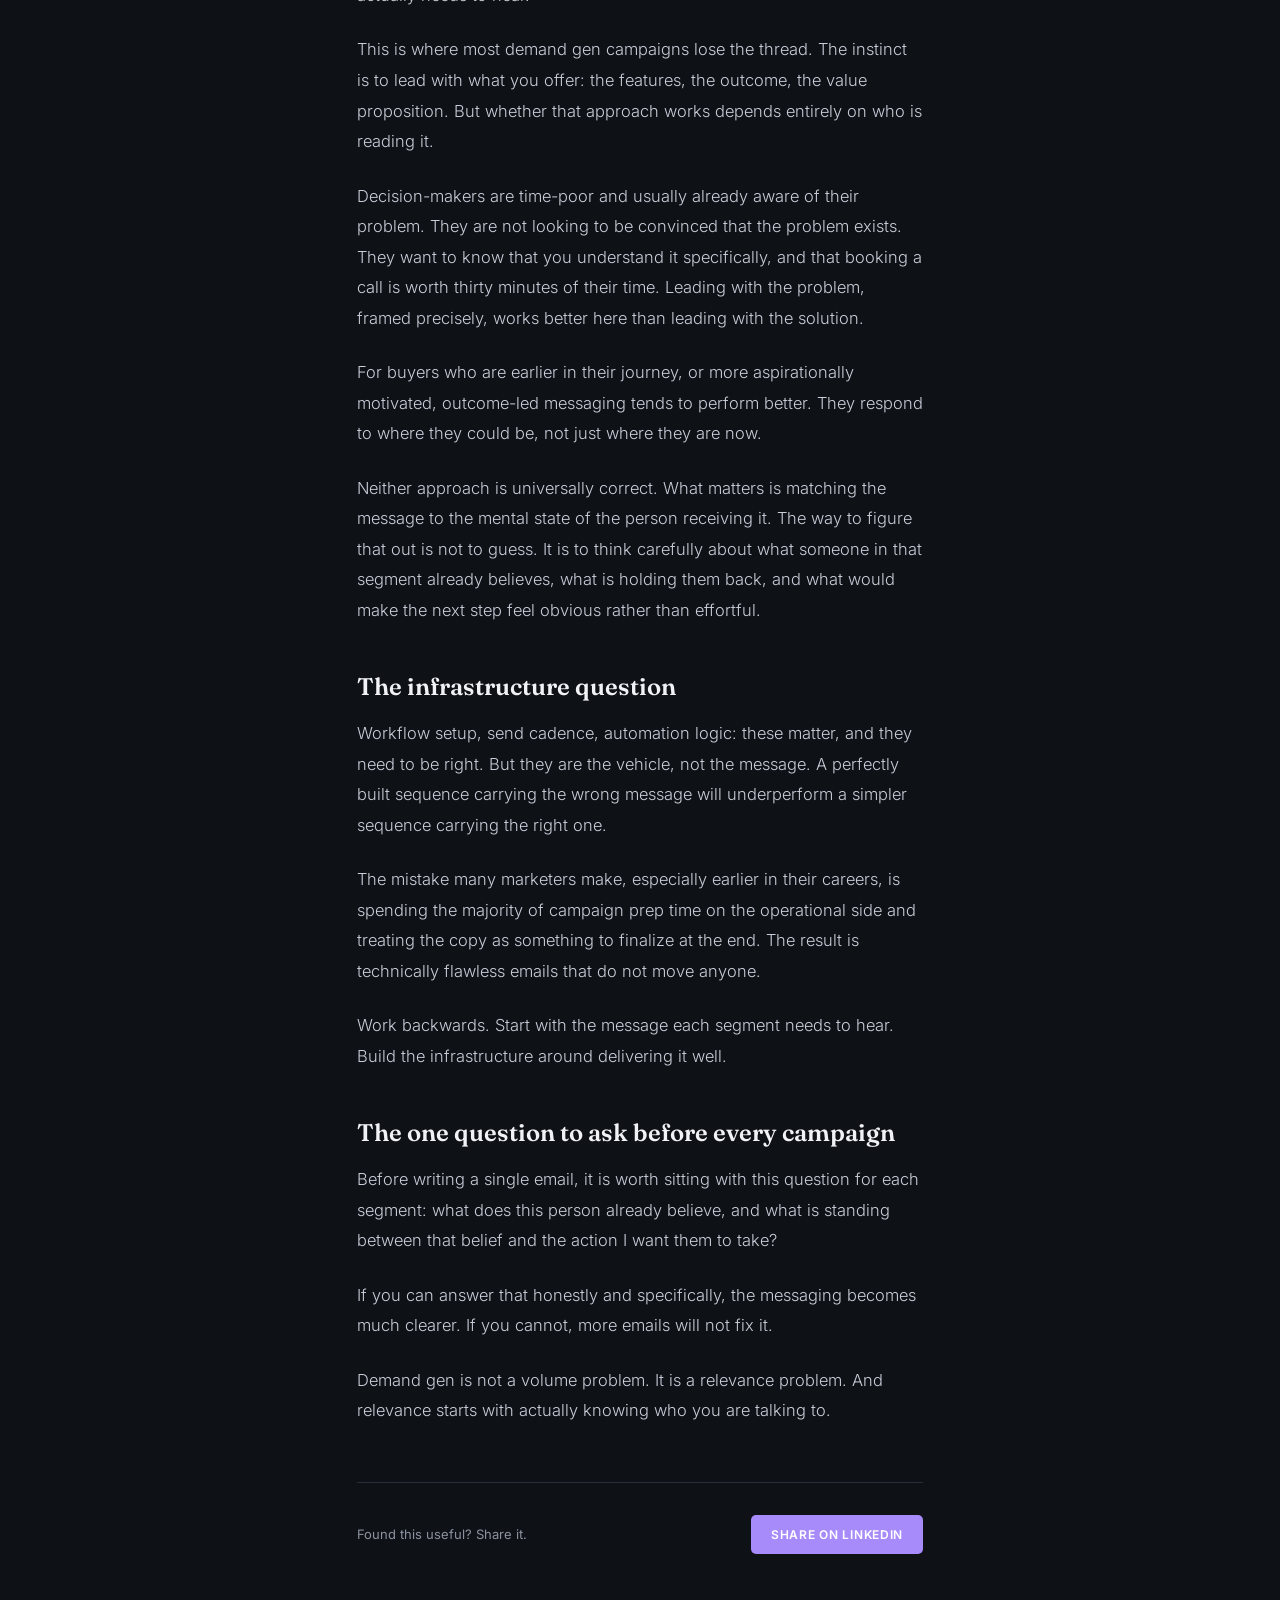
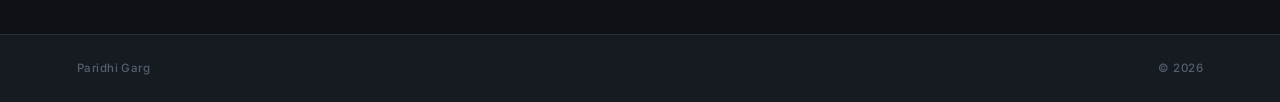
<file: blog/why-your-demand-gen-campaign-is-not-working/index.html>
<!DOCTYPE html>
<html lang="en">
<head>
<meta charset="UTF-8">
<meta name="viewport" content="width=device-width, initial-scale=1.0">
<title>Why Your Demand Gen Campaign Is Not Working</title>
<meta name="description" content="Most underperforming demand gen campaigns get fixed in the wrong place. The real problem is almost always upstream: who you think you're talking to, and what you think they need to hear.">

<!-- Open Graph / social sharing -->
<meta property="og:type" content="article">
<meta property="og:title" content="Why Your Demand Gen Campaign Is Not Working">
<meta property="og:description" content="Most underperforming demand gen campaigns get fixed in the wrong place. The real problem is almost always upstream: who you think you're talking to, and what you think they need to hear.">
<meta property="og:url" content="https://paridhi-garg.netlify.app/blog/why-your-demand-gen-campaign-is-not-working/">
<meta name="twitter:card" content="summary">
<meta name="twitter:title" content="Why Your Demand Gen Campaign Is Not Working">
<meta name="twitter:description" content="Most underperforming demand gen campaigns get fixed in the wrong place. The real problem is almost always upstream.">

<link rel="preconnect" href="https://fonts.googleapis.com">
<link rel="preconnect" href="https://fonts.gstatic.com" crossorigin>
<link href="https://fonts.googleapis.com/css2?family=Fraunces:ital,opsz,wght@0,9..144,300;0,9..144,400;0,9..144,600;1,9..144,300;1,9..144,400;1,9..144,600&family=Inter:wght@300;400;500;600&display=swap" rel="stylesheet">
<link rel="stylesheet" href="/style.css">
</head>
<body>

<!-- ═══ NAV ═══ -->
<nav id="nav">
  <a class="nav-logo" href="/">Paridhi Garg</a>
  <ul class="nav-links">
    <li><a href="/">Home</a></li>
    <li><a href="/work">Work</a></li>
    <li><a class="on" href="/blog">Blog</a></li>
    <li><a class="nav-contact-btn" href="/contact">Contact</a></li>
  </ul>
  <div style="display:flex;align-items:center;gap:4px">
    <button class="theme-btn" onclick="toggleTheme()" aria-label="Toggle theme" title="Toggle light/dark">
      <svg class="icon-moon" viewBox="0 0 24 24"><path d="M21 12.79A9 9 0 1111.21 3a7 7 0 109.79 9.79z"/></svg>
      <svg class="icon-sun" viewBox="0 0 24 24"><circle cx="12" cy="12" r="5"/><path d="M12 1v2M12 21v2M4.22 4.22l1.42 1.42M18.36 18.36l1.42 1.42M1 12h2M21 12h2M4.22 19.78l1.42-1.42M18.36 5.64l1.42-1.42"/></svg>
    </button>
    <button class="hamburger" id="hamburger" onclick="toggleMenu()" aria-label="Open menu">
      <span></span><span></span><span></span>
    </button>
  </div>
</nav>

<!-- ═══ MOBILE MENU ═══ -->
<div class="mobile-menu" id="mobile-menu">
  <a href="/">Home</a>
  <a href="/work">Work</a>
  <a class="on" href="/blog">Blog</a>
  <a class="mob-contact" href="/contact">Contact</a>
</div>

<!-- ═══════════════════════ BLOG POST ═══════════════════════ -->
<div class="pg show">
  <div class="post-pg">
    <div class="post-back">
      <a class="post-back-btn" href="/blog">
        <svg viewBox="0 0 24 24"><path d="M19 12H5M12 5l-7 7 7 7"/></svg>
        Back to writing
      </a>
    </div>
    <div class="post-wrap">
      <span class="post-tag">Demand Generation</span>
      <h1 class="post-title">Why Your Demand Gen Campaign Is Not Working</h1>
      <div class="post-meta">
        <span class="post-meta-author">Paridhi Garg</span>
        <span class="post-meta-dot"></span>
        <span class="post-meta-date">June 2026</span>
        <span class="post-meta-dot"></span>
        <span class="post-meta-read">5 min read</span>
      </div>
      <div class="post-body">
        <p>Most demand gen campaigns that underperform get fixed in the wrong place. Marketers rewrite subject lines, test send times, switch from three emails to five, move the CTA button above the fold. Sometimes these tweaks help at the margins. They rarely fix the actual problem.</p>
        <p>The problem is usually upstream. And it almost always comes down to two things: who you think you are talking to, and what you think they need to hear.</p>
        <h2>Warm leads are not one audience</h2>
        <p>There is a common assumption built into most nurture campaigns: that a warm lead is a warm lead. They know the brand, they have engaged before, so you send them a sequence and wait.</p>
        <p>The issue is that a warm list is rarely one audience. It is several audiences who happen to share a CRM tag.</p>
        <p>A B2B decision-maker and a B2C buyer are evaluating your product for completely different reasons, on completely different timelines, with completely different objections. Someone in the US and someone in India may have different buying contexts, different price sensitivities, and different relationships with urgency. A person who attended a webinar last week and a person who downloaded a resource three months ago are not at the same point in their journey.</p>
        <p>When you send the same email to all of them, you are optimizing for the average of your audience, which means you are speaking directly to almost no one.</p>
        <blockquote>Segmentation is not a nice-to-have. It is the prerequisite for everything else working.</blockquote>
        <h2>Messaging does more heavy lifting than most people give it credit for</h2>
        <p>Once you have your segments, the next question is what each one actually needs to hear.</p>
        <p>This is where most demand gen campaigns lose the thread. The instinct is to lead with what you offer: the features, the outcome, the value proposition. But whether that approach works depends entirely on who is reading it.</p>
        <p>Decision-makers are time-poor and usually already aware of their problem. They are not looking to be convinced that the problem exists. They want to know that you understand it specifically, and that booking a call is worth thirty minutes of their time. Leading with the problem, framed precisely, works better here than leading with the solution.</p>
        <p>For buyers who are earlier in their journey, or more aspirationally motivated, outcome-led messaging tends to perform better. They respond to where they could be, not just where they are now.</p>
        <p>Neither approach is universally correct. What matters is matching the message to the mental state of the person receiving it. The way to figure that out is not to guess. It is to think carefully about what someone in that segment already believes, what is holding them back, and what would make the next step feel obvious rather than effortful.</p>
        <h2>The infrastructure question</h2>
        <p>Workflow setup, send cadence, automation logic: these matter, and they need to be right. But they are the vehicle, not the message. A perfectly built sequence carrying the wrong message will underperform a simpler sequence carrying the right one.</p>
        <p>The mistake many marketers make, especially earlier in their careers, is spending the majority of campaign prep time on the operational side and treating the copy as something to finalize at the end. The result is technically flawless emails that do not move anyone.</p>
        <p>Work backwards. Start with the message each segment needs to hear. Build the infrastructure around delivering it well.</p>
        <h2>The one question to ask before every campaign</h2>
        <p>Before writing a single email, it is worth sitting with this question for each segment: what does this person already believe, and what is standing between that belief and the action I want them to take?</p>
        <p>If you can answer that honestly and specifically, the messaging becomes much clearer. If you cannot, more emails will not fix it.</p>
        <p>Demand gen is not a volume problem. It is a relevance problem. And relevance starts with actually knowing who you are talking to.</p>
      </div>
      <div class="post-end">
        <span class="post-end-label">Found this useful? Share it.</span>
        <a class="post-share-btn" href="https://www.linkedin.com/in/paridhi-garg-a4660429b" target="_blank" rel="noopener noreferrer">Share on LinkedIn</a>
      </div>
    </div>
  </div>
  <footer class="site-footer"><span class="ft-text">Paridhi Garg</span><span class="ft-yr">© 2026</span></footer>
</div>

<script>
function toggleTheme(){
  const html=document.documentElement;
  const isDark=html.getAttribute('data-theme')!=='light';
  html.setAttribute('data-theme', isDark ? 'light' : 'dark');
  localStorage.setItem('theme', isDark ? 'light' : 'dark');
}
(function(){
  const saved=localStorage.getItem('theme');
  if(saved==='light') document.documentElement.setAttribute('data-theme','light');
})();
window.addEventListener('scroll',()=>{
  document.getElementById('nav').classList.toggle('solid',window.scrollY>10);
},{passive:true});
function toggleMenu(){
  document.getElementById('hamburger').classList.toggle('open');
  document.getElementById('mobile-menu').classList.toggle('open');
}
</script>
</body>
</html>
</file>
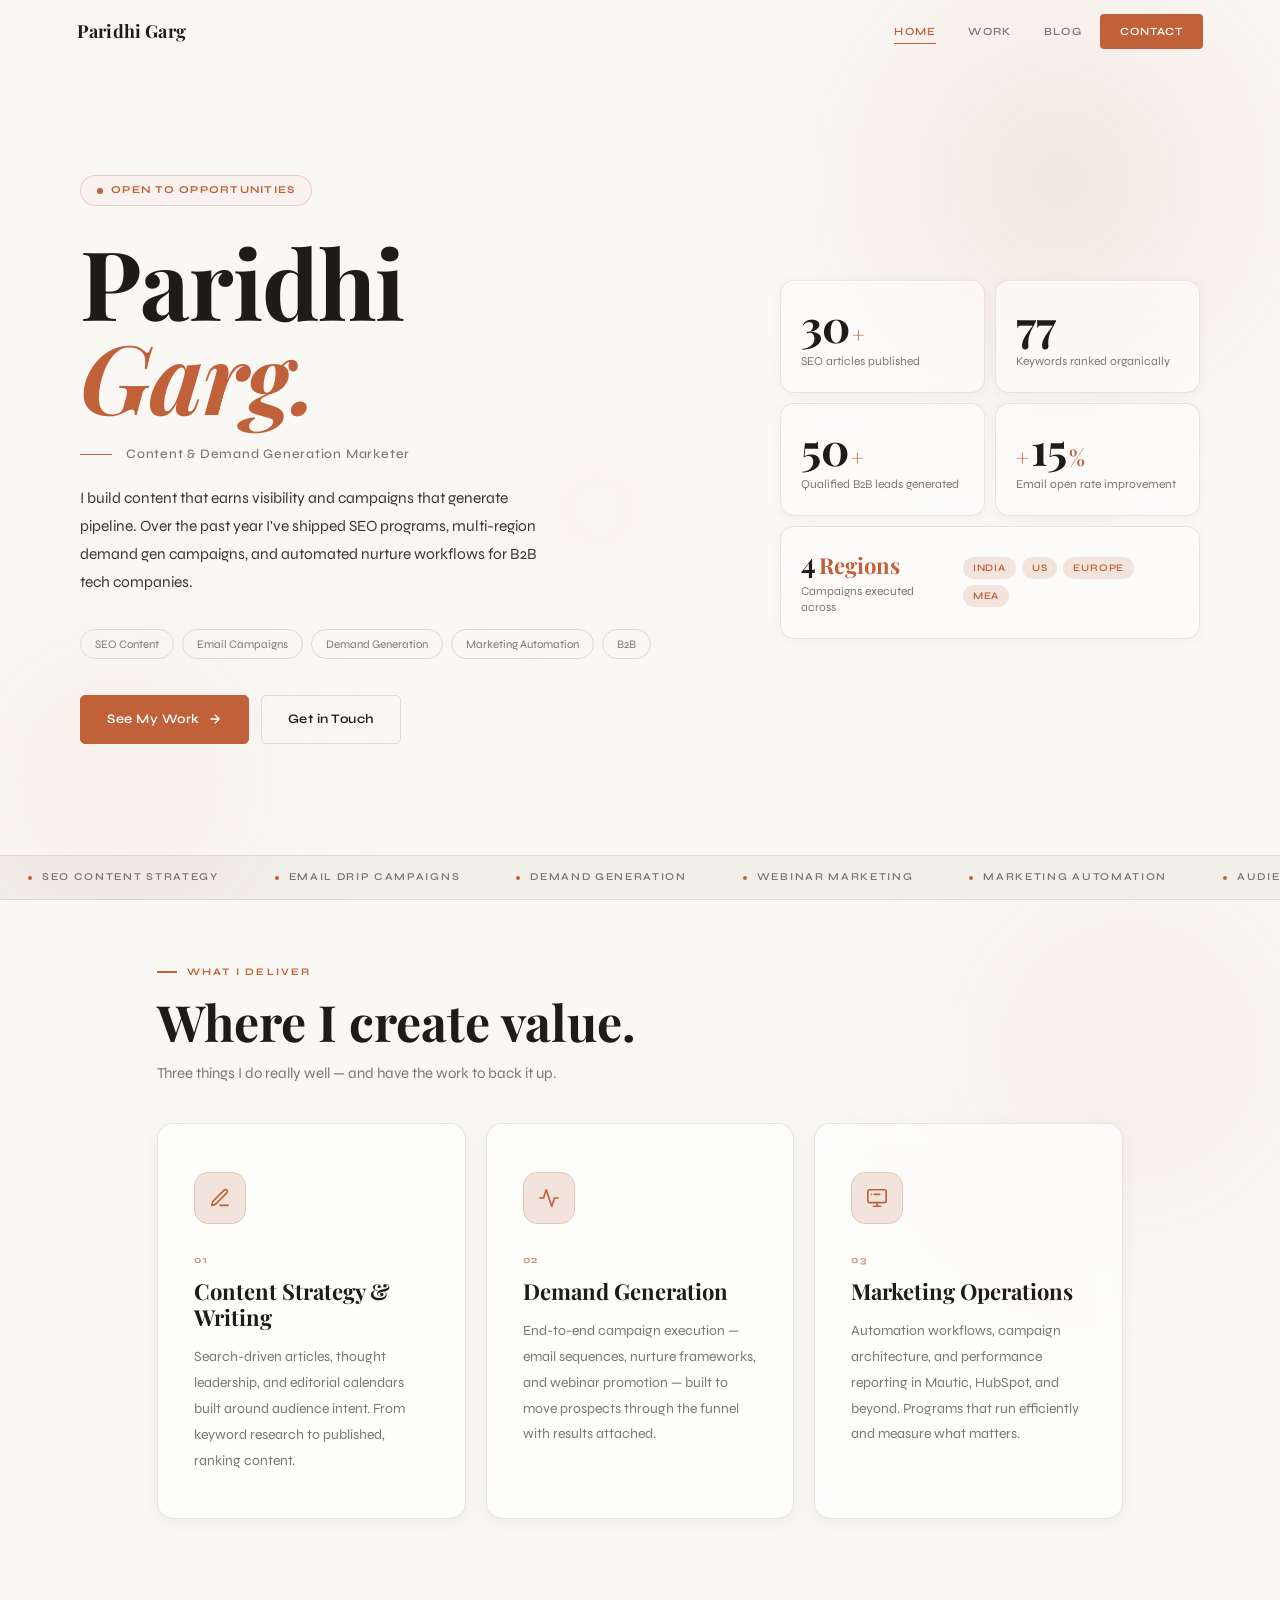
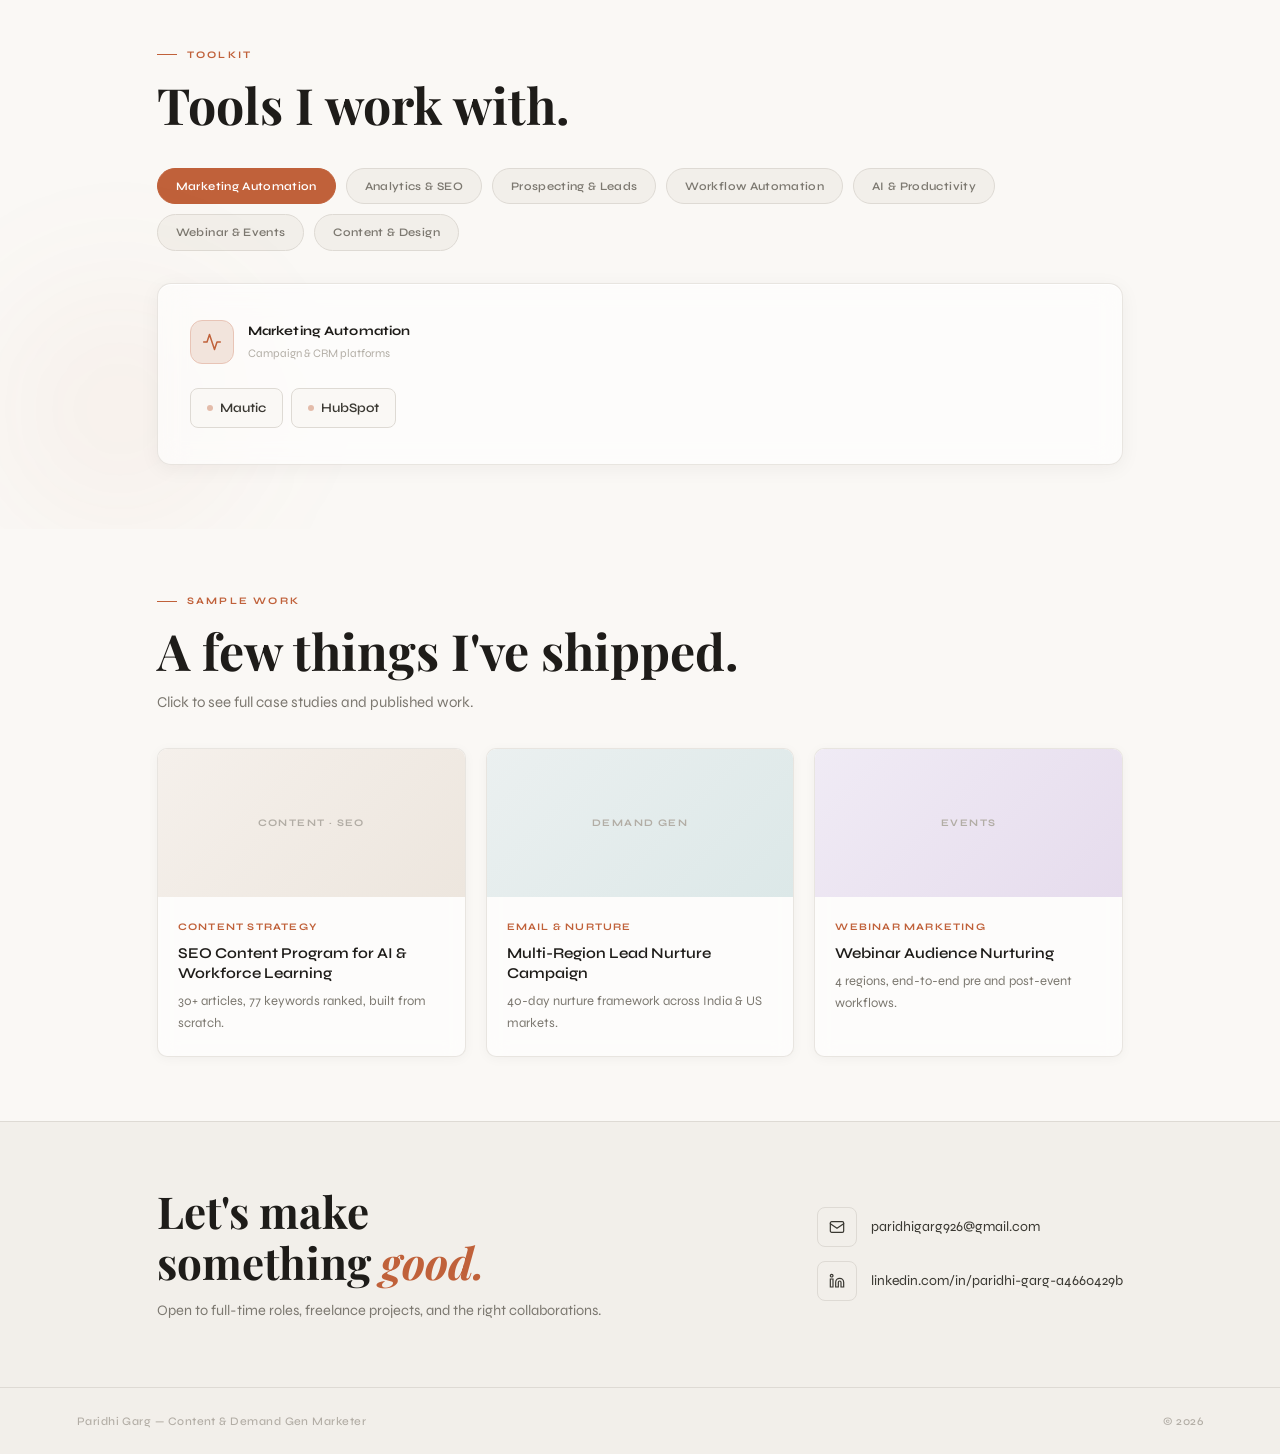
<file: index (3).html>
<!DOCTYPE html>
<html lang="en">
<head>
<meta charset="UTF-8">
<meta name="viewport" content="width=device-width, initial-scale=1.0">
<title>Paridhi Garg — Content & Demand Gen Marketer</title>
<link rel="preconnect" href="https://fonts.googleapis.com">
<link rel="preconnect" href="https://fonts.gstatic.com" crossorigin>
<link href="https://fonts.googleapis.com/css2?family=Playfair+Display:ital,wght@0,400;0,700;1,400;1,700&family=Syne:wght@400;500;600;700&display=swap" rel="stylesheet">
<style>
*,*::before,*::after{box-sizing:border-box;margin:0;padding:0}

:root{
  /* Palette: warm ivory + deep charcoal + terracotta accent */
  --bg:        #faf8f5;
  --bg2:       #f2efea;
  --bg3:       #e9e4dc;
  --ink:       #1e1c19;
  --ink2:      #3a3832;
  --ink3:      #7c7870;
  --ink4:      #b2ada5;
  --accent:    #c0613a;   /* terracotta */
  --accent2:   #a34f2e;
  --accent-l:  #f2e4dc;
  --accent-l2: #f9f0eb;
  --rule:      #dedad4;
  --serif:     'Playfair Display', Georgia, serif;
  --sans:      'Syne', system-ui, sans-serif;
}

html{scroll-behavior:smooth}
body{font-family:var(--sans);background:var(--bg);color:var(--ink);font-size:16px;line-height:1.6;-webkit-font-smoothing:antialiased;overflow-x:hidden}

/* ─── CURSOR ─── */
#cur{position:fixed;width:8px;height:8px;background:var(--accent);border-radius:50%;pointer-events:none;z-index:9000;transform:translate(-50%,-50%);transition:width .2s,height .2s,opacity .3s}
#cur-r{position:fixed;width:32px;height:32px;border:1.5px solid var(--accent);border-radius:50%;pointer-events:none;z-index:8999;transform:translate(-50%,-50%);opacity:.35;transition:left .12s ease,top .12s ease,width .2s,height .2s}
body:not(:hover) #cur,body:not(:hover) #cur-r{opacity:0}

/* ─── NAV ─── */
nav{
  position:fixed;top:0;left:0;right:0;z-index:200;
  height:64px;padding:0 clamp(24px,6vw,80px);
  display:flex;align-items:center;justify-content:space-between;
  transition:background .3s,border-color .3s;
  border-bottom:1px solid transparent;
  background:rgba(250,248,245,0);
}
nav.solid{background:rgba(250,248,245,.75);backdrop-filter:blur(20px);-webkit-backdrop-filter:blur(20px);border-color:rgba(222,218,212,.6)}
.nav-logo{
  font-family:var(--serif);font-size:18px;font-weight:700;
  color:var(--ink);text-decoration:none;letter-spacing:.01em;cursor:pointer
}
.nav-links{display:flex;align-items:center;gap:4px;list-style:none}
.nav-links li a{
  display:block;padding:8px 14px;
  font-size:11px;font-weight:600;letter-spacing:.12em;text-transform:uppercase;
  color:var(--ink3);text-decoration:none;cursor:pointer;
  position:relative;transition:color .2s
}
.nav-links li a::after{
  content:'';position:absolute;bottom:4px;left:14px;right:14px;
  height:1.5px;background:var(--accent);
  transform:scaleX(0);transform-origin:left;transition:transform .25s
}
.nav-links li a:hover{color:var(--ink)}
.nav-links li a.on{color:var(--accent)}
.nav-links li a.on::after{transform:scaleX(1)}
.nav-contact-btn{
  background:var(--accent);color:#fff !important;
  border-radius:4px;padding:9px 20px !important;
  letter-spacing:.08em !important;
  transition:background .2s,transform .15s !important
}
.nav-contact-btn:hover{background:var(--accent2) !important;transform:translateY(-1px)}
.nav-contact-btn::after{display:none !important}

/* ─── PAGE SYSTEM ─── */
.pg{display:none;min-height:100vh}
.pg.show{display:block}

/* ─── FADE IN ─── */
@keyframes fadeUp{from{opacity:0;transform:translateY(20px)}to{opacity:1;transform:translateY(0)}}
.pg.show>*{animation:fadeUp .45s cubic-bezier(.22,1,.36,1) both}
.pg.show>*:nth-child(2){animation-delay:.06s}
.pg.show>*:nth-child(3){animation-delay:.12s}
.pg.show>*:nth-child(4){animation-delay:.18s}
.pg.show>*:nth-child(5){animation-delay:.24s}

/* ─── SCROLL REVEAL ─── */
.rv{opacity:0;transform:translateY(22px);transition:opacity .55s ease,transform .55s ease}
.rv.in{opacity:1;transform:none}
.rv-l{opacity:0;transform:translateX(-22px);transition:opacity .55s ease,transform .55s ease}
.rv-l.in{opacity:1;transform:none}
.rv-r{opacity:0;transform:translateX(22px);transition:opacity .55s ease,transform .55s ease}
.rv-r.in{opacity:1;transform:none}

/* ─── SHARED ─── */
.wrap{max-width:1120px;margin:0 auto;padding:0 clamp(24px,6vw,80px)}
.eyebrow{
  font-size:10px;font-weight:700;letter-spacing:.22em;text-transform:uppercase;
  color:var(--accent);margin-bottom:14px;
  display:flex;align-items:center;gap:10px
}
.eyebrow::before{content:'';width:20px;height:1.5px;background:var(--accent);flex-shrink:0}
.sec-title{font-family:var(--serif);font-size:clamp(30px,4vw,50px);font-weight:700;line-height:1.1;color:var(--ink);margin-bottom:12px}
.sec-sub{font-size:15px;color:var(--ink3);font-weight:400;line-height:1.7;max-width:520px;margin-bottom:0}
hr.rule{border:none;border-top:1px solid var(--rule);margin:0 clamp(24px,6vw,80px)}

/* ─── TICKER ─── */
.ticker{overflow:hidden;background:var(--bg2);border-top:1px solid var(--rule);border-bottom:1px solid var(--rule);padding:13px 0}
.tick-track{display:flex;width:max-content;animation:tick 26s linear infinite}
.tick-track:hover{animation-play-state:paused}
.tick-item{display:flex;align-items:center;gap:10px;padding:0 28px;white-space:nowrap;font-size:10.5px;font-weight:600;letter-spacing:.16em;text-transform:uppercase;color:var(--ink3)}
.tick-dot{width:4px;height:4px;background:var(--accent);border-radius:50%;flex-shrink:0}
@keyframes tick{from{transform:translateX(0)}to{transform:translateX(-50%)}}

/* ═══════════ HOME ═══════════ */

/* hero */
.hero-wrap{
  padding-top:64px;min-height:100vh;
  display:grid;grid-template-rows:1fr auto;
  background:var(--bg);
  position:relative;overflow:hidden
}
.hero-orb{position:absolute;border-radius:50%;pointer-events:none;filter:blur(70px)}
.hero-orb-1{width:560px;height:560px;top:-100px;right:-60px;background:radial-gradient(circle,rgba(192,97,58,.13),transparent 70%);animation:orbFloat1 8s ease-in-out infinite}
.hero-orb-2{width:400px;height:400px;bottom:-80px;left:-80px;background:radial-gradient(circle,rgba(192,97,58,.08),transparent 70%);animation:orbFloat2 10s ease-in-out infinite}
.hero-orb-3{width:300px;height:300px;top:40%;left:35%;background:radial-gradient(circle,rgba(232,149,110,.07),transparent 70%);animation:orbFloat1 12s ease-in-out infinite 2s}
@keyframes orbFloat1{0%,100%{transform:translate(0,0) scale(1)}50%{transform:translate(20px,-30px) scale(1.05)}}
@keyframes orbFloat2{0%,100%{transform:translate(0,0) scale(1)}50%{transform:translate(-15px,20px) scale(1.08)}}
.hero-inner{
  display:flex;align-items:center;padding:60px clamp(24px,6vw,80px);
  position:relative;z-index:1
}
.hero-grid{
  max-width:1120px;margin:0 auto;width:100%;
  display:grid;grid-template-columns:1fr 420px;gap:72px;align-items:center
}
.hero-badge{
  display:inline-flex;align-items:center;gap:8px;
  background:rgba(249,240,235,.7);border:1px solid rgba(232,196,182,.8);
  backdrop-filter:blur(12px);-webkit-backdrop-filter:blur(12px);
  border-radius:100px;padding:6px 16px;
  font-size:10.5px;font-weight:700;letter-spacing:.12em;text-transform:uppercase;
  color:var(--accent);margin-bottom:28px
}
.pulse{width:6px;height:6px;border-radius:50%;background:var(--accent);animation:pa 2s infinite}
@keyframes pa{0%,100%{box-shadow:0 0 0 0 rgba(192,97,58,.4)}50%{box-shadow:0 0 0 6px rgba(192,97,58,0)}}
.hero-h1{
  font-family:var(--serif);
  font-size:clamp(52px,7.5vw,96px);
  font-weight:700;line-height:.98;
  color:var(--ink);margin-bottom:0;letter-spacing:-.01em
}
.hero-h1 em{font-style:italic;color:var(--accent)}
.hero-div{display:flex;align-items:center;gap:14px;margin:22px 0 20px}
.hero-div-line{width:32px;height:1.5px;background:var(--accent);flex-shrink:0}
.hero-role{font-size:13px;font-weight:500;color:var(--ink3);letter-spacing:.06em}
.hero-bio{font-size:15.5px;color:var(--ink2);line-height:1.8;max-width:480px;margin-bottom:32px;font-weight:400}
.hero-tags{display:flex;flex-wrap:wrap;gap:8px;margin-bottom:36px}
.htag{
  background:transparent;border:1px solid var(--rule);
  border-radius:100px;padding:5px 14px;
  font-size:11.5px;color:var(--ink3);
  transition:all .2s;cursor:default
}
.htag:hover{border-color:var(--accent);color:var(--accent);background:var(--accent-l2)}
.hero-btns{display:flex;gap:12px;flex-wrap:wrap}
.btn{
  display:inline-flex;align-items:center;gap:8px;
  padding:13px 26px;border-radius:5px;
  font-size:13px;font-weight:600;letter-spacing:.04em;
  text-decoration:none;cursor:pointer;transition:all .22s
}
.btn-solid{background:var(--accent);color:#fff;border:1.5px solid var(--accent)}
.btn-solid:hover{background:var(--accent2);border-color:var(--accent2);transform:translateY(-2px);box-shadow:0 8px 24px rgba(192,97,58,.25)}
.btn-solid svg{width:14px;height:14px;fill:none;stroke:#fff;stroke-width:2.2;stroke-linecap:round;stroke-linejoin:round;transition:transform .2s}
.btn-solid:hover svg{transform:translateX(3px)}
.btn-outline{background:transparent;color:var(--ink);border:1.5px solid var(--rule)}
.btn-outline:hover{border-color:var(--accent);color:var(--accent)}

/* stat cards */
.stat-grid{display:grid;grid-template-columns:1fr 1fr;gap:10px}
.sc{
  background:rgba(255,255,255,.55);border:1px solid rgba(222,218,212,.7);
  backdrop-filter:blur(16px);-webkit-backdrop-filter:blur(16px);
  border-radius:14px;padding:22px 20px;
  cursor:default;transition:transform .2s,box-shadow .2s,border-color .2s,background .2s;
  box-shadow:0 2px 12px rgba(30,28,25,.04),inset 0 1px 0 rgba(255,255,255,.8)
}
.sc:hover{transform:translateY(-3px);box-shadow:0 12px 32px rgba(30,28,25,.08),inset 0 1px 0 rgba(255,255,255,.9);border-color:rgba(232,196,182,.8);background:rgba(255,255,255,.75)}
.sc-n{font-family:var(--serif);font-size:44px;font-weight:700;color:var(--ink);line-height:1;display:flex;align-items:baseline;gap:2px}
.sc-s{font-size:22px;color:var(--accent)}
.sc-l{font-size:12px;color:var(--ink3);margin-top:6px;line-height:1.4;font-weight:400}
.sc.w2{grid-column:span 2;display:flex;align-items:center;justify-content:space-between;gap:16px}
.sc.w2 .sc-n{font-size:28px}
.rtags{display:flex;gap:6px;flex-wrap:wrap}
.rtag{font-size:10px;font-weight:600;letter-spacing:.08em;text-transform:uppercase;background:var(--accent-l);color:var(--accent);padding:3px 10px;border-radius:100px}

/* ─── deliver section ─── */
.sec-deliver{padding:64px 0;background:var(--bg);position:relative;overflow:hidden}
.sec-deliver::before{content:'';position:absolute;width:500px;height:500px;border-radius:50%;background:radial-gradient(circle,rgba(192,97,58,.07),transparent 70%);top:-100px;right:-100px;pointer-events:none;filter:blur(60px)}
.deliver-grid{
  display:grid;grid-template-columns:repeat(3,1fr);
  margin-top:36px;gap:20px
}
.dc{
  background:rgba(255,255,255,.65);border:1px solid rgba(222,218,212,.7);
  backdrop-filter:blur(14px);-webkit-backdrop-filter:blur(14px);
  border-radius:16px;padding:48px 36px 44px;
  display:flex;flex-direction:column;
  transition:transform .25s,box-shadow .25s,border-color .25s;
  cursor:default;position:relative;overflow:hidden;
  box-shadow:0 4px 20px rgba(30,28,25,.05),inset 0 1px 0 rgba(255,255,255,.9)
}
.dc:hover{transform:translateY(-5px);box-shadow:0 20px 48px rgba(30,28,25,.1),inset 0 1px 0 rgba(255,255,255,1);border-color:rgba(232,196,182,.9)}
.dc-accent-bar{
  position:absolute;top:0;left:0;right:0;height:3px;
  background:linear-gradient(90deg,var(--accent),#e8956e);
  transform:scaleX(0);transform-origin:left;transition:transform .35s
}
.dc:hover .dc-accent-bar{transform:scaleX(1)}
.dc-icon{
  width:52px;height:52px;border-radius:14px;
  background:var(--accent-l);border:1px solid #e8c4b6;
  display:flex;align-items:center;justify-content:center;
  margin-bottom:28px;flex-shrink:0;
  transition:background .25s,transform .25s
}
.dc:hover .dc-icon{background:var(--accent);transform:scale(1.06)}
.dc-icon svg{width:22px;height:22px;fill:none;stroke:var(--accent);stroke-width:1.8;stroke-linecap:round;stroke-linejoin:round;transition:stroke .25s}
.dc:hover .dc-icon svg{stroke:#fff}
.dc-num{
  font-size:10px;font-weight:700;letter-spacing:.18em;text-transform:uppercase;
  color:var(--accent);margin-bottom:10px;opacity:.7
}
.dc-title{
  font-family:var(--serif);font-size:22px;font-weight:700;
  color:var(--ink);margin-bottom:14px;line-height:1.2
}
.dc-desc{font-size:14px;color:var(--ink3);line-height:1.85;font-weight:400;flex:1}

/* ─── toolkit ─── */
.sec-toolkit{padding:64px 0;background:var(--bg);position:relative;overflow:hidden}
.sec-toolkit::before{content:'';position:absolute;width:400px;height:400px;border-radius:50%;background:radial-gradient(circle,rgba(192,97,58,.06),transparent 70%);bottom:-80px;left:-80px;pointer-events:none;filter:blur(50px)}
.toolkit-wrap{margin-top:36px}
.tk-cats-row{
  display:flex;gap:10px;flex-wrap:wrap;margin-bottom:32px
}
.tk-filter{
  padding:8px 18px;border-radius:100px;
  border:1.5px solid var(--rule);background:var(--bg2);
  font-size:11.5px;font-weight:600;color:var(--ink3);
  cursor:pointer;transition:all .2s;letter-spacing:.03em
}
.tk-filter.on,.tk-filter:hover{
  background:var(--accent);border-color:var(--accent);color:#fff
}
.tk-board{
  background:rgba(255,255,255,.6);border:1px solid rgba(222,218,212,.7);
  backdrop-filter:blur(14px);-webkit-backdrop-filter:blur(14px);
  border-radius:14px;overflow:hidden;
  box-shadow:0 4px 20px rgba(30,28,25,.05),inset 0 1px 0 rgba(255,255,255,.9)
}
.tk-panel{
  padding:36px 32px;
  display:none;
  animation:tkFade .25s ease
}
@keyframes tkFade{from{opacity:0;transform:translateY(6px)}to{opacity:1;transform:none}}
.tk-panel.on{display:block}
.tk-panel-head{
  display:flex;align-items:center;gap:14px;margin-bottom:24px
}
.tk-panel-icon{
  width:44px;height:44px;border-radius:12px;
  background:var(--accent-l);border:1px solid #e8c4b6;
  display:flex;align-items:center;justify-content:center;flex-shrink:0
}
.tk-panel-icon svg{width:20px;height:20px;fill:none;stroke:var(--accent);stroke-width:1.8;stroke-linecap:round;stroke-linejoin:round}
.tk-panel-label{
  font-size:13px;font-weight:700;color:var(--ink);letter-spacing:.01em
}
.tk-panel-sub{font-size:11.5px;color:var(--ink4);margin-top:2px;font-weight:400}
.tk-chips{display:flex;flex-wrap:wrap;gap:8px}
.tk-chip{
  background:var(--bg);border:1.5px solid var(--rule);
  border-radius:8px;padding:9px 16px;
  font-size:13px;font-weight:600;color:var(--ink2);
  transition:all .2s;cursor:default;
  display:flex;align-items:center;gap:7px
}
.tk-chip:hover{
  border-color:var(--accent);color:var(--accent);
  background:var(--accent-l2);transform:translateY(-2px)
}
.tk-chip-dot{
  width:6px;height:6px;border-radius:50%;
  background:var(--accent);opacity:.4;flex-shrink:0;transition:opacity .2s
}
.tk-chip:hover .tk-chip-dot{opacity:1}

/* ─── work preview ─── */
.sec-work-prev{padding:64px 0;background:var(--bg)}
.work-prev-grid{display:grid;grid-template-columns:repeat(3,1fr);gap:20px;margin-top:32px}
.wpc{
  background:rgba(255,255,255,.6);border:1px solid rgba(222,218,212,.7);
  backdrop-filter:blur(10px);-webkit-backdrop-filter:blur(10px);
  border-radius:10px;overflow:hidden;
  transition:transform .25s,box-shadow .25s,border-color .25s;
  cursor:pointer;box-shadow:0 2px 12px rgba(30,28,25,.04),inset 0 1px 0 rgba(255,255,255,.8)
}
.wpc:hover{transform:translateY(-4px);box-shadow:0 16px 40px rgba(30,28,25,.1),inset 0 1px 0 rgba(255,255,255,1);border-color:rgba(232,196,182,.8)}
.wpc-thumb{
  height:148px;display:flex;align-items:center;justify-content:center;
  font-size:10px;font-weight:700;letter-spacing:.14em;text-transform:uppercase;color:var(--ink4)
}
.wpc-thumb.t1{background:linear-gradient(135deg,#f5f0eb,#ede6de)}
.wpc-thumb.t2{background:linear-gradient(135deg,#ebf0f0,#dce8e8)}
.wpc-thumb.t3{background:linear-gradient(135deg,#f0ebf5,#e6dced)}
.wpc-body{padding:22px 20px}
.wpc-tag{font-size:10px;font-weight:700;letter-spacing:.12em;text-transform:uppercase;color:var(--accent);margin-bottom:8px}
.wpc-title{font-size:15px;font-weight:600;color:var(--ink);margin-bottom:8px;line-height:1.35}
.wpc-desc{font-size:13px;color:var(--ink3);line-height:1.65;font-weight:400}

/* ─── home contact strip ─── */
.sec-cstrip{padding:64px 0;background:var(--bg2);border-top:1px solid var(--rule)}
.cstrip-inner{display:flex;align-items:center;justify-content:space-between;gap:48px}
.cstrip-title{font-family:var(--serif);font-size:clamp(28px,4vw,44px);font-weight:700;line-height:1.15;color:var(--ink);margin-bottom:12px}
.cstrip-title em{font-style:italic;color:var(--accent)}
.cstrip-sub{font-size:14.5px;color:var(--ink3);font-weight:400}
.cstrip-links{display:flex;flex-direction:column;gap:14px;flex-shrink:0}
.clink{
  display:flex;align-items:center;gap:14px;
  text-decoration:none;font-size:14px;color:var(--ink2);
  transition:color .2s
}
.clink:hover{color:var(--accent)}
.clink-icon{
  width:40px;height:40px;border:1px solid var(--rule);
  border-radius:8px;display:flex;align-items:center;justify-content:center;
  flex-shrink:0;transition:border-color .2s,background .2s
}
.clink:hover .clink-icon{border-color:var(--accent);background:var(--accent-l2)}
.clink-icon svg{width:16px;height:16px;fill:none;stroke:currentColor;stroke-width:1.8;stroke-linecap:round}

/* ═══════════ WORK PAGE ═══════════ */
.work-hero{
  padding:88px clamp(24px,6vw,80px) 48px;
  background:var(--bg)
}
.work-hero-inner{max-width:1120px;margin:0 auto}

/* project accordion */
.sec-projects{padding:0 0 52px;background:var(--bg)}
.proj-list{max-width:1120px;margin:0 auto;padding:0 clamp(24px,6vw,80px);display:flex;flex-direction:column;gap:12px}
.pi{
  border:1px solid rgba(222,218,212,.7);border-radius:12px;
  background:rgba(255,255,255,.55);overflow:hidden;
  backdrop-filter:blur(10px);-webkit-backdrop-filter:blur(10px);
  transition:box-shadow .2s,border-color .2s;
  box-shadow:0 2px 10px rgba(30,28,25,.04)
}
.pi.open{box-shadow:0 8px 32px rgba(30,28,25,.09);border-color:rgba(232,196,182,.8)}
.pi-hd{
  display:grid;grid-template-columns:52px 1fr auto;
  align-items:center;gap:20px;padding:26px 28px;
  cursor:pointer;transition:background .2s
}
.pi-hd:hover{background:var(--bg)}
.pi-n{
  font-family:var(--serif);font-size:34px;font-weight:700;
  color:var(--rule);line-height:1;transition:color .2s
}
.pi.open .pi-n,.pi-hd:hover .pi-n{color:var(--accent)}
.pi-tag{font-size:10px;font-weight:700;letter-spacing:.14em;text-transform:uppercase;color:var(--accent);margin-bottom:4px}
.pi-title{font-family:var(--serif);font-size:20px;font-weight:700;color:var(--ink);line-height:1.25}
.pi-tog{
  width:32px;height:32px;border-radius:50%;
  border:1.5px solid var(--rule);
  display:flex;align-items:center;justify-content:center;
  flex-shrink:0;color:var(--ink3);font-size:20px;line-height:1;
  transition:all .25s
}
.pi.open .pi-tog{background:var(--accent);border-color:var(--accent);color:#fff;transform:rotate(45deg)}
.pi-bd{display:none;padding:0 28px 28px;border-top:1px solid var(--rule);margin:0 14px}
.pi-bd.open{display:grid;grid-template-columns:1fr 1fr 1fr;gap:28px;padding-top:28px}
.pc-lbl{font-size:9.5px;font-weight:700;letter-spacing:.18em;text-transform:uppercase;color:var(--ink4);margin-bottom:12px;padding-bottom:8px;border-bottom:1px solid var(--rule)}
.pc p{font-size:14px;color:var(--ink2);line-height:1.75}
.pc ul{list-style:none}
.pc li{font-size:14px;color:var(--ink2);padding:6px 0;border-bottom:1px solid var(--bg2);display:flex;gap:10px;align-items:flex-start}
.pc li::before{content:'→';color:var(--accent);flex-shrink:0;font-size:11px;margin-top:3px;font-weight:700}
.ipills{display:flex;flex-wrap:wrap;gap:8px}
.ip{background:var(--accent-l);color:var(--accent);font-size:11.5px;font-weight:600;padding:5px 13px;border-radius:100px}

/* published articles */
.sec-articles{padding:52px 0;background:var(--bg2);border-top:1px solid var(--rule)}
.articles-inner{max-width:1120px;margin:0 auto;padding:0 clamp(24px,6vw,80px)}
.art-tabs{display:flex;gap:4px;background:var(--bg);border:1px solid var(--rule);border-radius:8px;padding:5px;width:fit-content;margin:36px 0}
.atab{padding:8px 20px;border-radius:5px;border:none;font-size:11px;font-weight:700;letter-spacing:.08em;text-transform:uppercase;cursor:pointer;background:transparent;color:var(--ink3);transition:all .2s}
.atab.on{background:var(--accent);color:#fff}
.apane{display:none}
.apane.on{display:block}
.art-grid{display:grid;grid-template-columns:repeat(3,1fr);gap:14px}
.art-card{
  background:var(--bg);border:1px solid var(--rule);
  border-radius:10px;padding:24px;
  text-decoration:none;color:inherit;
  display:flex;flex-direction:column;justify-content:space-between;
  min-height:185px;transition:all .22s;position:relative;overflow:hidden
}
.art-card::before{
  content:'';position:absolute;top:0;left:0;bottom:0;width:3px;
  background:var(--accent);transform:scaleY(0);transform-origin:bottom;transition:transform .3s
}
.art-card:hover{transform:translateY(-3px);box-shadow:0 14px 36px rgba(30,28,25,.08);border-color:transparent}
.art-card:hover::before{transform:scaleY(1)}
.art-tag{font-size:10px;font-weight:700;color:var(--accent);letter-spacing:.12em;text-transform:uppercase;margin-bottom:10px}
.art-title{font-family:var(--serif);font-size:18px;font-weight:700;line-height:1.3;color:var(--ink);flex:1}
.art-foot{display:flex;justify-content:space-between;align-items:center;margin-top:16px}
.art-rank{font-size:10.5px;background:var(--accent-l);color:var(--accent);padding:3px 10px;border-radius:3px;font-weight:600}
.art-arrow{font-size:17px;color:var(--ink4);transition:transform .2s,color .2s}
.art-card:hover .art-arrow{transform:translate(3px,-3px);color:var(--accent)}
.asset-grid{display:grid;grid-template-columns:1fr 1fr;gap:10px}
.asc{
  background:var(--bg);border:1px solid var(--rule);
  border-radius:10px;padding:18px 20px;
  display:flex;align-items:center;gap:14px;transition:all .2s
}
.asc:hover{border-color:var(--accent);background:var(--accent-l2);transform:translateX(3px)}
.asc-ic{
  width:38px;height:38px;border-radius:8px;
  background:var(--bg2);display:flex;align-items:center;justify-content:center;
  flex-shrink:0;transition:background .2s
}
.asc:hover .asc-ic{background:var(--accent)}
.asc-ic svg{width:17px;height:17px;fill:none;stroke:var(--ink2);stroke-width:1.8;stroke-linecap:round;transition:stroke .2s}
.asc:hover .asc-ic svg{stroke:#fff}
.asc-title{font-size:13.5px;font-weight:600;color:var(--ink)}
.asc-sub{font-size:11.5px;color:var(--ink4);margin-top:2px}

/* ═══════════ BLOG PAGE ═══════════ */
.blog-hero{padding:88px clamp(24px,6vw,80px) 48px;background:var(--bg)}
.blog-hero-inner{max-width:1120px;margin:0 auto}
.blog-entries{
  max-width:1120px;margin:0 auto;
  padding:0 clamp(24px,6vw,80px) 80px;
  display:flex;flex-direction:column
}
.be{
  display:grid;grid-template-columns:72px 1fr 130px;
  gap:28px;align-items:start;
  padding:36px 0;border-bottom:1px solid var(--rule)
}
.be:first-child{border-top:1px solid var(--rule)}
.be:hover .be-title{color:var(--accent)}
.be-num{
  font-family:var(--serif);font-size:38px;font-weight:700;
  font-style:italic;color:var(--bg3);line-height:1.05;
  transition:color .2s;padding-top:2px
}
.be:hover .be-num{color:var(--accent-l)}
.be-tag{font-size:10px;font-weight:700;letter-spacing:.14em;text-transform:uppercase;color:var(--accent);margin-bottom:7px}
.be-title{font-family:var(--serif);font-size:23px;font-weight:700;color:var(--ink);line-height:1.25;margin-bottom:10px;transition:color .2s}
.be-exc{font-size:14px;color:var(--ink3);line-height:1.7;font-weight:400}
.be-pill{
  display:inline-block;font-size:10px;font-weight:700;
  letter-spacing:.1em;text-transform:uppercase;
  padding:5px 12px;border-radius:100px;
  background:var(--bg2);color:var(--ink4);border:1px solid var(--rule);
  margin-top:4px
}
.be-pill.soon{background:var(--accent-l2);color:var(--accent);border-color:#e8c4b6}

/* ═══════════ CONTACT PAGE ═══════════ */
.contact-pg{
  min-height:calc(100vh - 64px);padding-top:64px;
  display:flex;flex-direction:column;justify-content:center;
  background:var(--bg)
}
.contact-inner{
  max-width:1120px;margin:0 auto;
  padding:52px clamp(24px,6vw,80px);
  display:grid;grid-template-columns:1fr 1fr;gap:80px;align-items:center
}
.contact-left{}
.contact-h{font-family:var(--serif);font-size:clamp(36px,5.5vw,68px);font-weight:700;line-height:1.05;color:var(--ink);margin-bottom:20px;letter-spacing:-.01em}
.contact-h em{font-style:italic;color:var(--accent)}
.contact-sub{font-size:15px;color:var(--ink3);line-height:1.75;max-width:420px;font-weight:400}
.contact-cards{display:flex;flex-direction:column;gap:14px}
.ccard{
  display:flex;align-items:center;gap:18px;
  padding:20px 24px;
  background:rgba(255,255,255,.55);
  border:1px solid rgba(222,218,212,.7);
  backdrop-filter:blur(14px);-webkit-backdrop-filter:blur(14px);
  border-radius:12px;
  text-decoration:none;transition:all .22s;
  position:relative;overflow:hidden;
  box-shadow:0 2px 14px rgba(30,28,25,.05),inset 0 1px 0 rgba(255,255,255,.8)
}
.ccard::before{content:'';position:absolute;inset:0;background:var(--accent-l2);transform:translateX(-100%);transition:transform .3s}
.ccard:hover{border-color:rgba(232,196,182,.9);transform:translateX(4px);box-shadow:0 8px 28px rgba(30,28,25,.1)}
.ccard:hover::before{transform:translateX(0)}
.ccard-ic{
  width:44px;height:44px;border:1px solid var(--rule);
  border-radius:10px;display:flex;align-items:center;justify-content:center;
  flex-shrink:0;position:relative;z-index:1;
  background:var(--bg);transition:all .2s
}
.ccard:hover .ccard-ic{border-color:#e8c4b6;background:var(--accent-l)}
.ccard-ic svg{width:18px;height:18px;fill:none;stroke:var(--ink2);stroke-width:1.8;stroke-linecap:round;transition:stroke .2s}
.ccard:hover .ccard-ic svg{stroke:var(--accent)}
.ccard-txt{position:relative;z-index:1}
.ccard-lbl{font-size:10px;color:var(--ink4);text-transform:uppercase;letter-spacing:.12em;font-weight:700}
.ccard-val{font-size:15px;color:var(--ink);font-weight:500}

/* ─── FOOTER ─── */
.site-footer{
  border-top:1px solid var(--rule);
  padding:24px clamp(24px,6vw,80px);
  display:flex;align-items:center;justify-content:space-between;
  background:var(--bg2)
}
.ft-text,.ft-yr{font-size:11.5px;color:var(--ink4);font-weight:500;letter-spacing:.04em}

/* ─── RESPONSIVE ─── */
@media(max-width:900px){
  .hero-grid,.contact-inner{grid-template-columns:1fr;gap:48px}
  .deliver-grid,.work-prev-grid{grid-template-columns:1fr}
  .pi-bd.open,.art-grid{grid-template-columns:1fr 1fr}
  .cstrip-inner{flex-direction:column;align-items:flex-start}
  .be{grid-template-columns:48px 1fr;gap:16px}
  .be-pill{display:none}
  nav .nav-links li:not(:last-child){display:none}
  .tk-board{grid-template-columns:1fr 1fr}
}
@media(max-width:580px){
  .stat-grid{grid-template-columns:1fr 1fr}
  .art-grid,.pi-bd.open,.asset-grid{grid-template-columns:1fr}
  .tk-board{grid-template-columns:1fr}
}
</style>
</head>
<body>

<div id="cur"></div>
<div id="cur-r"></div>

<!-- ═══ NAV ═══ -->
<nav id="nav">
  <span class="nav-logo" onclick="go('home')">Paridhi Garg</span>
  <ul class="nav-links">
    <li><a id="nl-home" class="on" onclick="go('home')">Home</a></li>
    <li><a id="nl-work" onclick="go('work')">Work</a></li>
    <li><a id="nl-blog" onclick="go('blog')">Blog</a></li>
    <li><a id="nl-contact" class="nav-contact-btn" onclick="go('contact')">Contact</a></li>
  </ul>
</nav>

<!-- ═══════════════════════ HOME PAGE ═══════════════════════ -->
<div class="pg show" id="pg-home">

  <!-- HERO -->
  <div class="hero-wrap">
    <div class="hero-orb hero-orb-1"></div>
    <div class="hero-orb hero-orb-2"></div>
    <div class="hero-orb hero-orb-3"></div>
    <div class="hero-inner">
      <div class="hero-grid">
        <div>
          <div class="hero-badge"><div class="pulse"></div>Open to Opportunities</div>
          <h1 class="hero-h1">Paridhi<br><em>Garg.</em></h1>
          <div class="hero-div"><div class="hero-div-line"></div><span class="hero-role">Content & Demand Generation Marketer</span></div>
          <p class="hero-bio">I build content that earns visibility and campaigns that generate pipeline. Over the past year I've shipped SEO programs, multi-region demand gen campaigns, and automated nurture workflows for B2B tech companies.</p>
          <div class="hero-tags">
            <span class="htag">SEO Content</span>
            <span class="htag">Email Campaigns</span>
            <span class="htag">Demand Generation</span>
            <span class="htag">Marketing Automation</span>
            <span class="htag">B2B</span>
          </div>
          <div class="hero-btns">
            <span class="btn btn-solid" onclick="go('work')">See My Work <svg viewBox="0 0 24 24"><path d="M5 12h14M12 5l7 7-7 7"/></svg></span>
            <span class="btn btn-outline" onclick="go('contact')">Get in Touch</span>
          </div>
        </div>
        <div>
          <div class="stat-grid">
            <div class="sc"><div class="sc-n"><span class="cnt" data-to="30">0</span><span class="sc-s">+</span></div><div class="sc-l">SEO articles published</div></div>
            <div class="sc"><div class="sc-n"><span class="cnt" data-to="77">0</span></div><div class="sc-l">Keywords ranked organically</div></div>
            <div class="sc"><div class="sc-n"><span class="cnt" data-to="50">0</span><span class="sc-s">+</span></div><div class="sc-l">Qualified B2B leads generated</div></div>
            <div class="sc"><div class="sc-n"><span class="sc-s">+</span><span class="cnt" data-to="15">0</span><span class="sc-s">%</span></div><div class="sc-l">Email open rate improvement</div></div>
            <div class="sc w2">
              <div><div class="sc-n"><span class="cnt" data-to="4">0</span><span class="sc-s">&thinsp;Regions</span></div><div class="sc-l">Campaigns executed across</div></div>
              <div class="rtags"><span class="rtag">India</span><span class="rtag">US</span><span class="rtag">Europe</span><span class="rtag">MEA</span></div>
            </div>
          </div>
        </div>
      </div>
    </div>
    <div class="ticker">
      <div class="tick-track">
        <span class="tick-item"><span class="tick-dot"></span>SEO Content Strategy</span>
        <span class="tick-item"><span class="tick-dot"></span>Email Drip Campaigns</span>
        <span class="tick-item"><span class="tick-dot"></span>Demand Generation</span>
        <span class="tick-item"><span class="tick-dot"></span>Webinar Marketing</span>
        <span class="tick-item"><span class="tick-dot"></span>Marketing Automation</span>
        <span class="tick-item"><span class="tick-dot"></span>Audience Segmentation</span>
        <span class="tick-item"><span class="tick-dot"></span>Performance Analytics</span>
        <span class="tick-item"><span class="tick-dot"></span>B2B Lead Nurturing</span>
        <span class="tick-item"><span class="tick-dot"></span>SEO Content Strategy</span>
        <span class="tick-item"><span class="tick-dot"></span>Email Drip Campaigns</span>
        <span class="tick-item"><span class="tick-dot"></span>Demand Generation</span>
        <span class="tick-item"><span class="tick-dot"></span>Webinar Marketing</span>
        <span class="tick-item"><span class="tick-dot"></span>Marketing Automation</span>
        <span class="tick-item"><span class="tick-dot"></span>Audience Segmentation</span>
        <span class="tick-item"><span class="tick-dot"></span>Performance Analytics</span>
        <span class="tick-item"><span class="tick-dot"></span>B2B Lead Nurturing</span>
      </div>
    </div>
  </div>

  <!-- WHAT I DELIVER -->
  <div class="sec-deliver">
    <div class="wrap">
      <div class="eyebrow rv">What I Deliver</div>
      <h2 class="sec-title rv">Where I create value.</h2>
      <p class="sec-sub rv">Three things I do really well — and have the work to back it up.</p>
      <div class="deliver-grid rv">
        <div class="dc">
          <div class="dc-accent-bar"></div>
          <div class="dc-icon"><svg viewBox="0 0 24 24"><path d="M12 20h9"/><path d="M16.5 3.5a2.121 2.121 0 013 3L7 19l-4 1 1-4L16.5 3.5z"/></svg></div>
          <div class="dc-num">01</div>
          <div class="dc-title">Content Strategy & Writing</div>
          <div class="dc-desc">Search-driven articles, thought leadership, and editorial calendars built around audience intent. From keyword research to published, ranking content.</div>
        </div>
        <div class="dc">
          <div class="dc-accent-bar"></div>
          <div class="dc-icon"><svg viewBox="0 0 24 24"><path d="M22 12h-4l-3 9L9 3l-3 9H2"/></svg></div>
          <div class="dc-num">02</div>
          <div class="dc-title">Demand Generation</div>
          <div class="dc-desc">End-to-end campaign execution — email sequences, nurture frameworks, and webinar promotion — built to move prospects through the funnel with results attached.</div>
        </div>
        <div class="dc">
          <div class="dc-accent-bar"></div>
          <div class="dc-icon"><svg viewBox="0 0 24 24"><rect x="2" y="3" width="20" height="14" rx="2"/><path d="M8 21h8M12 17v4"/><path d="M6 8h.01M9 8h6"/></svg></div>
          <div class="dc-num">03</div>
          <div class="dc-title">Marketing Operations</div>
          <div class="dc-desc">Automation workflows, campaign architecture, and performance reporting in Mautic, HubSpot, and beyond. Programs that run efficiently and measure what matters.</div>
        </div>
      </div>
    </div>
  </div>

  <!-- TOOLKIT -->
  <div class="sec-toolkit">
    <div class="wrap">
      <div class="eyebrow rv">Toolkit</div>
      <h2 class="sec-title rv">Tools I work with.</h2>
      <div class="toolkit-wrap rv">
        <div class="tk-cats-row">
          <div class="tk-filter on" onclick="tkFilter(this,'tk-automation')">Marketing Automation</div>
          <div class="tk-filter" onclick="tkFilter(this,'tk-seo')">Analytics & SEO</div>
          <div class="tk-filter" onclick="tkFilter(this,'tk-leads')">Prospecting & Leads</div>
          <div class="tk-filter" onclick="tkFilter(this,'tk-workflow')">Workflow Automation</div>
          <div class="tk-filter" onclick="tkFilter(this,'tk-ai')">AI & Productivity</div>
          <div class="tk-filter" onclick="tkFilter(this,'tk-events')">Webinar & Events</div>
          <div class="tk-filter" onclick="tkFilter(this,'tk-content')">Content & Design</div>
        </div>
        <div class="tk-board">

          <div class="tk-panel on" id="tk-automation">
            <div class="tk-panel-head">
              <div class="tk-panel-icon"><svg viewBox="0 0 24 24"><path d="M22 12h-4l-3 9L9 3l-3 9H2"/></svg></div>
              <div><div class="tk-panel-label">Marketing Automation</div><div class="tk-panel-sub">Campaign & CRM platforms</div></div>
            </div>
            <div class="tk-chips">
              <div class="tk-chip"><span class="tk-chip-dot"></span>Mautic</div>
              <div class="tk-chip"><span class="tk-chip-dot"></span>HubSpot</div>
            </div>
          </div>

          <div class="tk-panel" id="tk-seo">
            <div class="tk-panel-head">
              <div class="tk-panel-icon"><svg viewBox="0 0 24 24"><circle cx="11" cy="11" r="8"/><path d="M21 21l-4.35-4.35"/></svg></div>
              <div><div class="tk-panel-label">Analytics & SEO</div><div class="tk-panel-sub">Data, rankings & performance</div></div>
            </div>
            <div class="tk-chips">
              <div class="tk-chip"><span class="tk-chip-dot"></span>SEMrush</div>
              <div class="tk-chip"><span class="tk-chip-dot"></span>Google Analytics 4</div>
              <div class="tk-chip"><span class="tk-chip-dot"></span>Google Ads</div>
              <div class="tk-chip"><span class="tk-chip-dot"></span>Search Console</div>
            </div>
          </div>

          <div class="tk-panel" id="tk-leads">
            <div class="tk-panel-head">
              <div class="tk-panel-icon"><svg viewBox="0 0 24 24"><path d="M17 21v-2a4 4 0 00-4-4H5a4 4 0 00-4 4v2"/><circle cx="9" cy="7" r="4"/><path d="M23 21v-2a4 4 0 00-3-3.87M16 3.13a4 4 0 010 7.75"/></svg></div>
              <div><div class="tk-panel-label">Prospecting & Leads</div><div class="tk-panel-sub">Outreach & enrichment tools</div></div>
            </div>
            <div class="tk-chips">
              <div class="tk-chip"><span class="tk-chip-dot"></span>Apollo.io</div>
              <div class="tk-chip"><span class="tk-chip-dot"></span>Clay</div>
              <div class="tk-chip"><span class="tk-chip-dot"></span>Email Bison</div>
              <div class="tk-chip"><span class="tk-chip-dot"></span>AI Ark</div>
            </div>
          </div>

          <div class="tk-panel" id="tk-workflow">
            <div class="tk-panel-head">
              <div class="tk-panel-icon"><svg viewBox="0 0 24 24"><path d="M5 12h14M12 5l7 7-7 7"/></svg></div>
              <div><div class="tk-panel-label">Workflow Automation</div><div class="tk-panel-sub">No-code process builders</div></div>
            </div>
            <div class="tk-chips">
              <div class="tk-chip"><span class="tk-chip-dot"></span>Zapier</div>
              <div class="tk-chip"><span class="tk-chip-dot"></span>n8n</div>
            </div>
          </div>

          <div class="tk-panel" id="tk-ai">
            <div class="tk-panel-head">
              <div class="tk-panel-icon"><svg viewBox="0 0 24 24"><path d="M12 2a10 10 0 1010 10A10 10 0 0012 2z"/><path d="M12 8v4l3 3"/></svg></div>
              <div><div class="tk-panel-label">AI & Productivity</div><div class="tk-panel-sub">Research, writing & planning</div></div>
            </div>
            <div class="tk-chips">
              <div class="tk-chip"><span class="tk-chip-dot"></span>ChatGPT</div>
              <div class="tk-chip"><span class="tk-chip-dot"></span>Claude</div>
              <div class="tk-chip"><span class="tk-chip-dot"></span>Gemini</div>
              <div class="tk-chip"><span class="tk-chip-dot"></span>Notion</div>
            </div>
          </div>

          <div class="tk-panel" id="tk-events">
            <div class="tk-panel-head">
              <div class="tk-panel-icon"><svg viewBox="0 0 24 24"><path d="M15 10l4.553-2.07A1 1 0 0121 8.87V15.13a1 1 0 01-1.447.9L15 14M3 8a2 2 0 012-2h10a2 2 0 012 2v8a2 2 0 01-2 2H5a2 2 0 01-2-2z"/></svg></div>
              <div><div class="tk-panel-label">Webinar & Events</div><div class="tk-panel-sub">Virtual event management</div></div>
            </div>
            <div class="tk-chips">
              <div class="tk-chip"><span class="tk-chip-dot"></span>GoTo Webinar</div>
            </div>
          </div>

          <div class="tk-panel" id="tk-content">
            <div class="tk-panel-head">
              <div class="tk-panel-icon"><svg viewBox="0 0 24 24"><path d="M12 20h9"/><path d="M16.5 3.5a2.121 2.121 0 013 3L7 19l-4 1 1-4L16.5 3.5z"/></svg></div>
              <div><div class="tk-panel-label">Content & Design</div><div class="tk-panel-sub">Creation & publishing tools</div></div>
            </div>
            <div class="tk-chips">
              <div class="tk-chip"><span class="tk-chip-dot"></span>Canva</div>
              <div class="tk-chip"><span class="tk-chip-dot"></span>Excel</div>
              <div class="tk-chip"><span class="tk-chip-dot"></span>CMS Platforms</div>
            </div>
          </div>

        </div>
      </div>
    </div>
  </div>

  <!-- WORK PREVIEW -->
  <div class="sec-work-prev">
    <div class="wrap">
      <div class="eyebrow rv">Sample Work</div>
      <h2 class="sec-title rv">A few things I've shipped.</h2>
      <p class="sec-sub rv" style="margin-bottom:0">Click to see full case studies and published work.</p>
      <div class="work-prev-grid rv">
        <div class="wpc" onclick="go('work')">
          <div class="wpc-thumb t1">Content · SEO</div>
          <div class="wpc-body"><div class="wpc-tag">Content Strategy</div><div class="wpc-title">SEO Content Program for AI & Workforce Learning</div><div class="wpc-desc">30+ articles, 77 keywords ranked, built from scratch.</div></div>
        </div>
        <div class="wpc" onclick="go('work')">
          <div class="wpc-thumb t2">Demand Gen</div>
          <div class="wpc-body"><div class="wpc-tag">Email & Nurture</div><div class="wpc-title">Multi-Region Lead Nurture Campaign</div><div class="wpc-desc">40-day nurture framework across India & US markets.</div></div>
        </div>
        <div class="wpc" onclick="go('work')">
          <div class="wpc-thumb t3">Events</div>
          <div class="wpc-body"><div class="wpc-tag">Webinar Marketing</div><div class="wpc-title">Webinar Audience Nurturing</div><div class="wpc-desc">4 regions, end-to-end pre and post-event workflows.</div></div>
        </div>
      </div>
    </div>
  </div>

  <!-- CONTACT STRIP -->
  <div class="sec-cstrip">
    <div class="wrap">
      <div class="cstrip-inner rv">
        <div>
          <div class="cstrip-title">Let's make<br>something <em>good.</em></div>
          <div class="cstrip-sub">Open to full-time roles, freelance projects, and the right collaborations.</div>
        </div>
        <div class="cstrip-links">
          <a class="clink" href="mailto:paridhigarg926@gmail.com">
            <span class="clink-icon"><svg viewBox="0 0 24 24"><rect x="2" y="4" width="20" height="16" rx="2"/><path d="M2 7l10 7 10-7"/></svg></span>
            paridhigarg926@gmail.com
          </a>
          <a class="clink" href="https://www.linkedin.com/in/paridhi-garg-a4660429b" target="_blank">
            <span class="clink-icon"><svg viewBox="0 0 24 24"><path d="M16 8a6 6 0 016 6v7h-4v-7a2 2 0 00-4 0v7h-4v-7a6 6 0 016-6zM2 9h4v12H2z"/><circle cx="4" cy="4" r="2"/></svg></span>
            linkedin.com/in/paridhi-garg-a4660429b
          </a>
        </div>
      </div>
    </div>
  </div>

  <footer class="site-footer"><span class="ft-text">Paridhi Garg — Content & Demand Gen Marketer</span><span class="ft-yr">© 2026</span></footer>
</div>


<!-- ═══════════════════════ WORK PAGE ═══════════════════════ -->
<div class="pg" id="pg-work">
  <div class="work-hero">
    <div class="work-hero-inner">
      <div class="eyebrow">Work</div>
      <h1 class="sec-title" style="font-size:clamp(36px,5vw,64px);max-width:640px;line-height:1.05">Real work.<br>Defined scope.<br><em style="font-style:italic;color:var(--accent)">Measurable impact.</em></h1>
      <p class="sec-sub" style="margin-top:16px">Projects with context, contribution, and outcomes — plus published articles you can read right now.</p>
    </div>
  </div>

  <div class="sec-projects">
    <div class="proj-list">
      <div class="pi open rv" id="p1">
        <div class="pi-hd" onclick="toggleP('p1')">
          <div class="pi-n">01</div>
          <div><div class="pi-tag">Content Marketing · SEO</div><div class="pi-title">SEO Content Program for AI & Workforce Learning</div></div>
          <div class="pi-tog">+</div>
        </div>
        <div class="pi-bd open" id="p1-b">
          <div class="pc"><div class="pc-lbl">Overview</div><p>Developed and executed an SEO-focused content initiative to increase organic visibility around AI, workforce development, cloud training, and enterprise learning topics.</p></div>
          <div class="pc"><div class="pc-lbl">My Contribution</div><ul><li>Keyword research & content opportunity analysis</li><li>Competitive content benchmarking</li><li>SEO blog creation & on-page optimization</li><li>Performance monitoring via SEMrush</li></ul></div>
          <div class="pc"><div class="pc-lbl">Impact</div><div class="ipills"><span class="ip">30+ SEO articles</span><span class="ip">77 keywords ranked</span><span class="ip">High-intent visibility</span></div></div>
        </div>
      </div>
      <div class="pi rv" id="p2">
        <div class="pi-hd" onclick="toggleP('p2')">
          <div class="pi-n">02</div>
          <div><div class="pi-tag">Demand Generation · Email</div><div class="pi-title">Multi-Region Lead Nurture Campaign</div></div>
          <div class="pi-tog">+</div>
        </div>
        <div class="pi-bd" id="p2-b">
          <div class="pc"><div class="pc-lbl">Overview</div><p>Designed and executed a 40-day nurture framework converting engaged prospects into qualified opportunities across India and the United States.</p></div>
          <div class="pc"><div class="pc-lbl">My Contribution</div><ul><li>Audience segmentation strategy</li><li>Campaign architecture design</li><li>Email sequence planning & copywriting</li><li>Mautic workflow implementation</li><li>Regional messaging customization</li></ul></div>
          <div class="pc"><div class="pc-lbl">Impact</div><div class="ipills"><span class="ip">Behavioural segmentation</span><span class="ip">Scalable workflows</span><span class="ip">Automated lead progression</span></div></div>
        </div>
      </div>
      <div class="pi rv" id="p3">
        <div class="pi-hd" onclick="toggleP('p3')">
          <div class="pi-n">03</div>
          <div><div class="pi-tag">Events · Webinar Marketing</div><div class="pi-title">Webinar Marketing & Audience Nurturing</div></div>
          <div class="pi-tog">+</div>
        </div>
        <div class="pi-bd" id="p3-b">
          <div class="pc"><div class="pc-lbl">Overview</div><p>Managed webinar communication workflows supporting audiences across India, US, Europe, and MEA — from awareness to post-event engagement.</p></div>
          <div class="pc"><div class="pc-lbl">My Contribution</div><ul><li>Webinar promotion planning</li><li>Awareness and reminder campaigns</li><li>Registration nurture workflows</li><li>Post-event engagement programs</li><li>Campaign scheduling and coordination</li></ul></div>
          <div class="pc"><div class="pc-lbl">Impact</div><div class="ipills"><span class="ip">Standardized processes</span><span class="ip">4 regions covered</span><span class="ip">Structured nurture journeys</span></div></div>
        </div>
      </div>
    </div>
  </div>

  <div class="sec-articles">
    <div class="articles-inner">
      <div class="eyebrow rv">Published Work</div>
      <h2 class="sec-title rv">Samples from the field.</h2>
      <div class="art-tabs rv">
        <button class="atab on" onclick="switchTab(this,'ac')">Content & SEO</button>
        <button class="atab" onclick="switchTab(this,'aa')">Campaign Assets</button>
      </div>
      <div class="apane on" id="ac">
        <div class="art-grid">
          <a href="https://www.nplus.global/blogs/best-ai-learning-platforms-in-2026/" target="_blank" rel="nofollow noreferrer" class="art-card rv">
            <div><div class="art-tag">SEO · Writing</div><div class="art-title">Best AI Learning Platforms in 2026</div></div>
            <div class="art-foot"><span class="art-rank">Pos. 26 · Vol 880</span><span class="art-arrow">↗</span></div>
          </a>
          <a href="https://www.nplus.global/blogs/how-to-learn-artificial-intelligence/" target="_blank" rel="nofollow noreferrer" class="art-card rv">
            <div><div class="art-tag">SEO · Writing</div><div class="art-title">How to Learn Artificial Intelligence</div></div>
            <div class="art-foot"><span class="art-rank">Vol 5.4K · KD 80</span><span class="art-arrow">↗</span></div>
          </a>
          <a href="https://www.nplus.global/blogs/top-10-applications-of-artificial-intelligence/" target="_blank" rel="nofollow noreferrer" class="art-card rv">
            <div><div class="art-tag">SEO · Writing</div><div class="art-title">Top 10 Applications of Artificial Intelligence</div></div>
            <div class="art-foot"><span class="art-rank">Pos. 23 · Vol 49.5K</span><span class="art-arrow">↗</span></div>
          </a>
          <a href="https://www.nplus.global/blogs/ai-skills-in-demand/" target="_blank" rel="nofollow noreferrer" class="art-card rv">
            <div><div class="art-tag">SEO · Writing</div><div class="art-title">AI Skills in Demand</div></div>
            <div class="art-foot"><span class="art-rank">Pos. 23 · Vol 30</span><span class="art-arrow">↗</span></div>
          </a>
          <a href="https://www.nplus.global/blogs/subscription-based-learning-platforms/" target="_blank" rel="nofollow noreferrer" class="art-card rv">
            <div><div class="art-tag">SEO · Writing</div><div class="art-title">Subscription-Based Learning Platforms</div></div>
            <div class="art-foot"><span class="art-rank">Pos. 4 · Vol 50</span><span class="art-arrow">↗</span></div>
          </a>
          <a href="https://www.nplus.global/blogs/what-are-ai-virtual-assistants-and-how-can-businesses-benefit-from-them/" target="_blank" rel="nofollow noreferrer" class="art-card rv">
            <div><div class="art-tag">SEO · Writing</div><div class="art-title">AI Virtual Assistants & Business Applications</div></div>
            <div class="art-foot"><span class="art-rank">Pos. 43 · Vol 40</span><span class="art-arrow">↗</span></div>
          </a>
        </div>
        <p style="margin-top:14px;font-size:12px;color:var(--ink4);font-weight:500">77 total keyword positions tracked via Semrush.</p>
      </div>
      <div class="apane" id="aa">
        <div class="asset-grid">
          <div class="asc rv"><div class="asc-ic"><svg viewBox="0 0 24 24"><rect x="3" y="3" width="18" height="18" rx="2"/><path d="M9 9h6M9 12h6M9 15h4"/></svg></div><div><div class="asc-title">Lead Nurture Workflow Architecture</div><div class="asc-sub">Demand Generation · Mautic</div></div></div>
          <div class="asc rv"><div class="asc-ic"><svg viewBox="0 0 24 24"><rect x="2" y="3" width="20" height="18" rx="2"/><path d="M8 3v18M2 9h20"/></svg></div><div><div class="asc-title">Multi-Region Email Campaign Framework</div><div class="asc-sub">India & US · 4 campaigns</div></div></div>
          <div class="asc rv"><div class="asc-ic"><svg viewBox="0 0 24 24"><rect x="3" y="4" width="18" height="18" rx="2"/><path d="M16 2v4M8 2v4M3 10h18"/></svg></div><div><div class="asc-title">Webinar Promotion Calendar</div><div class="asc-sub">4 regions · 8 webinars</div></div></div>
          <div class="asc rv"><div class="asc-ic"><svg viewBox="0 0 24 24"><circle cx="9" cy="7" r="4"/><circle cx="17" cy="11" r="3"/><path d="M2 21v-2a4 4 0 014-4h6"/></svg></div><div><div class="asc-title">Audience Segmentation Strategy</div><div class="asc-sub">Behavioural · Engagement-based</div></div></div>
          <div class="asc rv"><div class="asc-ic"><svg viewBox="0 0 24 24"><path d="M4 6h16M4 12h16M4 18h7"/></svg></div><div><div class="asc-title">Email Campaign Designs</div><div class="asc-sub">B2B · India & US tone variants</div></div></div>
          <div class="asc rv"><div class="asc-ic"><svg viewBox="0 0 24 24"><path d="M3 17l4-8 4 4 3-5 4 9"/></svg></div><div><div class="asc-title">Campaign Send Calendar</div><div class="asc-sub">4 campaigns · April–May 2026</div></div></div>
        </div>
      </div>
    </div>
  </div>

  <footer class="site-footer"><span class="ft-text">Paridhi Garg — Content & Demand Gen Marketer</span><span class="ft-yr">© 2026</span></footer>
</div>


<!-- ═══════════════════════ BLOG PAGE ═══════════════════════ -->
<div class="pg" id="pg-blog">
  <div class="blog-hero">
    <div class="blog-hero-inner">
      <div class="eyebrow">Writing</div>
      <h1 class="sec-title" style="font-size:clamp(36px,5vw,64px);line-height:1.05">Articles &<br><em style="font-style:italic;color:var(--accent)">essays.</em></h1>
      <p class="sec-sub" style="margin-top:16px">Thinking out loud about content, campaigns, and the craft of building audiences. New pieces when I have something worth saying.</p>
    </div>
  </div>
  <div class="blog-entries">
    <div class="be rv">
      <div class="be-num">01</div>
      <div>
        <div class="be-tag">Demand Gen</div>
        <div class="be-title">What actually moves the needle in B2B demand gen</div>
        <div class="be-exc">The tactics that generate real pipeline vs. the ones that look good in reports — and how to tell the difference before you waste a quarter on the wrong channel.</div>
      </div>
      <div><span class="be-pill soon">Coming soon</span></div>
    </div>
    <div class="be rv">
      <div class="be-num">02</div>
      <div>
        <div class="be-tag">Content Strategy</div>
        <div class="be-title">How I think about content calendars — it's not a schedule</div>
        <div class="be-exc">Most content calendars are just task lists with dates. The ones that work are strategic documents tied to business goals, seasonal moments, and audience signals.</div>
      </div>
      <div><span class="be-pill soon">Coming soon</span></div>
    </div>
    <div class="be rv">
      <div class="be-num">03</div>
      <div>
        <div class="be-tag">Career</div>
        <div class="be-title">Year one in marketing — what I learned, what surprised me</div>
        <div class="be-exc">Honest notes from my first year as a full-time marketer: what the job description left out, which skills actually mattered, and what I'd do differently.</div>
      </div>
      <div><span class="be-pill soon">Coming soon</span></div>
    </div>
  </div>
  <footer class="site-footer"><span class="ft-text">Paridhi Garg — Content & Demand Gen Marketer</span><span class="ft-yr">© 2026</span></footer>
</div>


<!-- ═══════════════════════ CONTACT PAGE ═══════════════════════ -->
<div class="pg" id="pg-contact">
  <div class="contact-pg">
    <div class="contact-inner">
      <div class="contact-left">
        <div class="eyebrow">Let's Connect</div>
        <h1 class="contact-h">Open to the<br>right <em>conversations.</em></h1>
        <p class="contact-sub">Whether you're hiring, have a project in mind, or just want to talk marketing — I'm always up for a good conversation.</p>
      </div>
      <div class="contact-cards">
        <a class="ccard" href="mailto:paridhigarg926@gmail.com">
          <div class="ccard-ic"><svg viewBox="0 0 24 24"><rect x="2" y="4" width="20" height="16" rx="2"/><path d="M2 7l10 7 10-7"/></svg></div>
          <div class="ccard-txt"><div class="ccard-lbl">Email</div><div class="ccard-val">paridhigarg926@gmail.com</div></div>
        </a>
        <a class="ccard" href="https://www.linkedin.com/in/paridhi-garg-a4660429b" target="_blank">
          <div class="ccard-ic"><svg viewBox="0 0 24 24"><path d="M16 8a6 6 0 016 6v7h-4v-7a2 2 0 00-4 0v7h-4v-7a6 6 0 016-6zM2 9h4v12H2z"/><circle cx="4" cy="4" r="2"/></svg></div>
          <div class="ccard-txt"><div class="ccard-lbl">LinkedIn</div><div class="ccard-val">linkedin.com/in/paridhi-garg-a4660429b</div></div>
        </a>
      </div>
    </div>
  </div>
  <footer class="site-footer"><span class="ft-text">Paridhi Garg — Content & Demand Gen Marketer</span><span class="ft-yr">© 2026</span></footer>
</div>


<script>
// ─ CURSOR
const cur=document.getElementById('cur'),curR=document.getElementById('cur-r');
let mx=0,my=0,rx=0,ry=0;
document.addEventListener('mousemove',e=>{mx=e.clientX;my=e.clientY;cur.style.left=mx+'px';cur.style.top=my+'px';});
(function loop(){rx+=(mx-rx)*.12;ry+=(my-ry)*.12;curR.style.left=rx+'px';curR.style.top=ry+'px';requestAnimationFrame(loop);})();
document.querySelectorAll('a,.btn,.sc,.art-card,.asc,.pi-hd,.wpc,.ccard,.tool,.htag,.be').forEach(el=>{
  el.addEventListener('mouseenter',()=>{cur.style.width='16px';cur.style.height='16px';curR.style.width='48px';curR.style.height='48px';});
  el.addEventListener('mouseleave',()=>{cur.style.width='8px';cur.style.height='8px';curR.style.width='32px';curR.style.height='32px';});
});

// ─ NAV SOLID on any scroll
window.addEventListener('scroll',()=>{
  document.getElementById('nav').classList.toggle('solid',window.scrollY>10);
},{passive:true});

// ─ PAGE NAVIGATION
function go(id){
  document.querySelectorAll('.pg').forEach(p=>p.classList.remove('show'));
  document.querySelectorAll('.nav-links li a').forEach(a=>a.classList.remove('on'));
  document.getElementById('pg-'+id).classList.add('show');
  const nl=document.getElementById('nl-'+id);
  if(nl)nl.classList.add('on');
  window.scrollTo({top:0,behavior:'instant'});
  // trigger scroll reveals for the new page
  setTimeout(initReveal,50);
}

// ─ SCROLL REVEAL
function initReveal(){
  const obs=new IntersectionObserver(entries=>{
    entries.forEach(e=>{if(e.isIntersecting){e.target.classList.add('in');obs.unobserve(e.target);}});
  },{threshold:.1});
  document.querySelectorAll('.pg.show .rv,.pg.show .rv-l,.pg.show .rv-r').forEach((el,i)=>{
    if(!el.classList.contains('in')){el.style.transitionDelay=(i%6)*.07+'s';obs.observe(el);}
  });
}
initReveal();

// ─ COUNTER ANIMATION
function animCount(el){
  const t=+el.dataset.to;let c=0;
  const iv=setInterval(()=>{c+=t/80;if(c>=t){c=t;clearInterval(iv);}el.textContent=Math.floor(c);},16);
}
const cobs=new IntersectionObserver(entries=>{
  entries.forEach(e=>{if(e.isIntersecting){e.target.querySelectorAll('.cnt').forEach(animCount);cobs.unobserve(e.target);}});
},{threshold:.3});
const sg=document.querySelector('.stat-grid');if(sg)cobs.observe(sg);

// ─ ACCORDION
function toggleP(id){
  const item=document.getElementById(id),body=document.getElementById(id+'-b'),isOpen=item.classList.contains('open');
  document.querySelectorAll('.pi').forEach(el=>{el.classList.remove('open');el.querySelector('.pi-bd').classList.remove('open');});
  if(!isOpen){item.classList.add('open');body.classList.add('open');}
}

// ─ TABS
function switchTab(btn,paneId){
  btn.closest('.articles-inner').querySelectorAll('.atab').forEach(b=>b.classList.remove('on'));
  btn.closest('.articles-inner').querySelectorAll('.apane').forEach(p=>p.classList.remove('on'));
  btn.classList.add('on');
  document.getElementById(paneId).classList.add('on');
}

// ─ TOOLKIT FILTER
function tkFilter(btn,panelId){
  btn.closest('.toolkit-wrap').querySelectorAll('.tk-filter').forEach(b=>b.classList.remove('on'));
  btn.closest('.toolkit-wrap').querySelectorAll('.tk-panel').forEach(p=>p.classList.remove('on'));
  btn.classList.add('on');
  document.getElementById(panelId).classList.add('on');
}
</script>
</body>
</html>
</file>
<file: style.css>
*,*::before,*::after{box-sizing:border-box;margin:0;padding:0}

/* ── DARK THEME (default) ── */
:root{
  --bg:        #0e1116;
  --bg2:       #161b22;
  --bg3:       #1e2530;
  --ink:       #f0f2f5;
  --ink2:      #c9cdd8;
  --ink3:      #8b929e;
  --ink4:      #555e6b;
  --accent:    #a78bfa;
  --accent2:   #8b5cf6;
  --accent-l:  #2e1f5e;
  --accent-l2: #1e1538;
  --rule:      #252d38;
  --nav-bg0:   rgba(14,17,22,0);
  --nav-bg1:   var(--nav-bg1);
  --nav-border:var(--glass-b);
  --glass-bg:  var(--glass-bg);
  --glass-b:   var(--glass-b);
  --shadow:    var(--shadow);
  --serif:     'Fraunces', Georgia, serif;
  --sans:      'Inter', system-ui, sans-serif;
}

/* ── LIGHT THEME ── */
[data-theme="light"]{
  --bg:        #f8f7f4;
  --bg2:       #ffffff;
  --bg3:       #eeecea;
  --ink:       #111218;
  --ink2:      #2e3044;
  --ink3:      #6b6f7c;
  --ink4:      #a0a4b0;
  --accent:    #7c3aed;
  --accent2:   #6d28d9;
  --accent-l:  #ede9fe;
  --accent-l2: #f5f3ff;
  --rule:      #e4e2de;
  --nav-bg0:   rgba(248,247,244,0);
  --nav-bg1:   rgba(248,247,244,.92);
  --nav-border:rgba(228,226,222,.9);
  --glass-bg:  rgba(255,255,255,.75);
  --glass-b:   rgba(228,226,222,.8);
  --shadow:    rgba(17,18,24,.08);
}

/* ── THEME TRANSITION ── */
body{transition:background .3s,color .3s}
*{transition:background-color .25s,border-color .25s,color .2s,box-shadow .25s}

html{scroll-behavior:smooth}
body{font-family:var(--sans);background:var(--bg);color:var(--ink);font-size:16px;line-height:1.65;-webkit-font-smoothing:antialiased;overflow-x:hidden}

/* ─── NAV ─── */
nav{
  position:fixed;top:0;left:0;right:0;z-index:200;
  height:64px;padding:0 clamp(24px,6vw,80px);
  display:flex;align-items:center;justify-content:space-between;
  transition:background .3s,border-color .3s;
  border-bottom:1px solid transparent;
  background:var(--nav-bg0);
}
nav.solid{background:var(--nav-bg1);backdrop-filter:blur(20px);-webkit-backdrop-filter:blur(20px);border-color:var(--nav-border)}
.nav-logo{
  font-family:var(--serif);font-size:18px;font-weight:700;
  color:var(--ink);text-decoration:none;letter-spacing:.01em;cursor:pointer
}
.nav-links{display:flex;align-items:center;gap:4px;list-style:none}
.nav-links li a{
  display:block;padding:8px 14px;
  font-size:11px;font-weight:600;letter-spacing:.12em;text-transform:uppercase;
  color:var(--ink3);text-decoration:none;cursor:pointer;
  position:relative;transition:color .2s
}
.nav-links li a::after{
  content:'';position:absolute;bottom:4px;left:14px;right:14px;
  height:1.5px;background:var(--accent);
  transform:scaleX(0);transform-origin:left;transition:transform .25s
}
.nav-links li a:hover{color:var(--ink)}
.nav-links li a.on{color:var(--accent)}
.nav-links li a.on::after{transform:scaleX(1)}
.nav-contact-btn{
  background:var(--accent);color:#fff !important;
  border-radius:4px;padding:9px 20px !important;
  letter-spacing:.08em !important;
  transition:background .2s,transform .15s !important
}
.nav-contact-btn:hover{background:var(--accent2) !important;transform:translateY(-1px)}
.nav-contact-btn::after{display:none !important}

/* ─── THEME TOGGLE ─── */
.theme-btn{
  width:36px;height:36px;border-radius:50%;
  border:1.5px solid var(--rule);
  background:var(--bg2);
  display:flex;align-items:center;justify-content:center;
  cursor:pointer;flex-shrink:0;
  transition:border-color .2s,background .2s,transform .2s;
  margin-left:8px
}
.theme-btn:hover{border-color:var(--accent);transform:rotate(20deg)}
.theme-btn svg{width:16px;height:16px;fill:none;stroke:var(--ink3);stroke-width:1.8;stroke-linecap:round;stroke-linejoin:round;transition:stroke .2s}
.theme-btn:hover svg{stroke:var(--accent)}
.theme-btn .icon-moon{display:block}
.theme-btn .icon-sun{display:none}
[data-theme="light"] .theme-btn .icon-moon{display:none}
[data-theme="light"] .theme-btn .icon-sun{display:block}

/* ─── PAGE SYSTEM ─── */
.pg{display:none;min-height:100vh}
.pg.show{display:block}

/* ─── FADE IN ─── */
@keyframes fadeUp{from{opacity:0;transform:translateY(20px)}to{opacity:1;transform:translateY(0)}}
.pg.show>*{animation:fadeUp .45s cubic-bezier(.22,1,.36,1) both}
.pg.show>*:nth-child(2){animation-delay:.06s}
.pg.show>*:nth-child(3){animation-delay:.12s}
.pg.show>*:nth-child(4){animation-delay:.18s}
.pg.show>*:nth-child(5){animation-delay:.24s}

/* ─── SCROLL REVEAL ─── */
.rv{opacity:0;transform:translateY(22px);transition:opacity .55s ease,transform .55s ease}
.rv.in{opacity:1;transform:none}
.rv-l{opacity:0;transform:translateX(-22px);transition:opacity .55s ease,transform .55s ease}
.rv-l.in{opacity:1;transform:none}
.rv-r{opacity:0;transform:translateX(22px);transition:opacity .55s ease,transform .55s ease}
.rv-r.in{opacity:1;transform:none}

/* ─── SHARED ─── */
.wrap{max-width:1120px;margin:0 auto;padding:0 clamp(24px,6vw,80px)}
.eyebrow{
  font-size:10px;font-weight:700;letter-spacing:.14em;text-transform:uppercase;
  color:var(--accent);margin-bottom:14px;
  display:block
}
.eyebrow::before{display:none}
.sec-title{font-family:var(--serif);font-size:clamp(30px,4vw,50px);font-weight:600;line-height:1.1;color:var(--ink);margin-bottom:12px}
.sec-sub{font-size:15px;color:var(--ink3);font-weight:400;line-height:1.7;max-width:520px;margin-bottom:0}
hr.rule{border:none;border-top:1px solid var(--rule);margin:0 clamp(24px,6vw,80px)}

/* ─── TICKER ─── */
.ticker{overflow:hidden;background:var(--bg2);border-top:1px solid var(--rule);border-bottom:1px solid var(--rule);padding:13px 0}
.tick-track{display:flex;width:max-content;animation:tick 26s linear infinite}
.tick-track:hover{animation-play-state:paused}
.tick-item{display:block;padding:0 28px;white-space:nowrap;font-size:10.5px;font-weight:600;letter-spacing:.16em;text-transform:uppercase;color:var(--ink3)}
.tick-dot{width:4px;height:4px;background:var(--accent);border-radius:50%;flex-shrink:0}
@keyframes tick{from{transform:translateX(0)}to{transform:translateX(-50%)}}

/* ═══════════ HOME ═══════════ */

/* hero */
.hero-wrap{
  padding-top:64px;min-height:100vh;
  display:grid;grid-template-rows:1fr auto;
  background:var(--bg);
  position:relative;overflow:hidden
}
.hero-orb{position:absolute;border-radius:50%;pointer-events:none;filter:blur(70px)}
.hero-orb-1{width:560px;height:560px;top:-100px;right:-60px;background:radial-gradient(circle,rgba(37,99,235,.13),transparent 70%);animation:orbFloat1 8s ease-in-out infinite}
.hero-orb-2{width:400px;height:400px;bottom:-80px;left:-80px;background:radial-gradient(circle,rgba(37,99,235,.08),transparent 70%);animation:orbFloat2 10s ease-in-out infinite}
.hero-orb-3{width:300px;height:300px;top:40%;left:35%;background:radial-gradient(circle,rgba(96,165,250,.07),transparent 70%);animation:orbFloat1 12s ease-in-out infinite 2s}
@keyframes orbFloat1{0%,100%{transform:translate(0,0) scale(1)}50%{transform:translate(20px,-30px) scale(1.05)}}
@keyframes orbFloat2{0%,100%{transform:translate(0,0) scale(1)}50%{transform:translate(-15px,20px) scale(1.08)}}
.hero-inner{
  display:flex;align-items:center;padding:60px clamp(24px,6vw,80px);
  position:relative;z-index:1
}
.hero-grid{
  max-width:1120px;margin:0 auto;width:100%;
  display:grid;grid-template-columns:1fr 420px;gap:72px;align-items:center
}
.hero-badge{
  display:inline-flex;align-items:center;gap:8px;
  background:rgba(249,240,235,.7);border:1px solid rgba(232,196,182,.8);
  backdrop-filter:blur(12px);-webkit-backdrop-filter:blur(12px);
  border-radius:100px;padding:6px 16px;
  font-size:10.5px;font-weight:700;letter-spacing:.12em;text-transform:uppercase;
  color:var(--accent);margin-bottom:28px
}
.pulse{width:6px;height:6px;border-radius:50%;background:var(--accent);animation:pa 2s infinite}
@keyframes pa{0%,100%{box-shadow:0 0 0 0 rgba(37,99,235,.4)}50%{box-shadow:0 0 0 6px rgba(37,99,235,0)}}
.hero-h1{
  font-family:var(--serif);
  font-size:clamp(52px,7.5vw,96px);
  font-weight:700;line-height:.98;
  color:var(--ink);margin-bottom:0;letter-spacing:-.01em
}
.hero-h1 em{font-style:italic;color:var(--accent)}
.hero-div{display:flex;align-items:center;gap:14px;margin:22px 0 20px}
.hero-div-line{width:32px;height:1.5px;background:var(--accent);flex-shrink:0}
.hero-role{font-size:13px;font-weight:500;color:var(--ink3);letter-spacing:.06em}
.hero-bio{font-size:15.5px;color:var(--ink2);line-height:1.8;max-width:480px;margin-bottom:32px;font-weight:400}
.hero-tags{display:flex;flex-wrap:wrap;gap:8px;margin-bottom:36px}
.htag{
  background:transparent;border:1px solid var(--rule);
  border-radius:100px;padding:5px 14px;
  font-size:11.5px;color:var(--ink3);
  transition:all .2s;cursor:default
}
.htag:hover{border-color:var(--accent);color:var(--accent);background:var(--accent-l2)}
.hero-btns{display:flex;gap:12px;flex-wrap:wrap}
.btn{
  display:inline-flex;align-items:center;gap:8px;
  padding:13px 26px;border-radius:5px;
  font-size:13px;font-weight:600;letter-spacing:.04em;
  text-decoration:none;cursor:pointer;transition:all .22s
}
.btn-solid{background:var(--accent);color:#fff;border:1.5px solid var(--accent)}
.btn-solid:hover{background:var(--accent2);border-color:var(--accent2);transform:translateY(-2px);box-shadow:0 8px 24px rgba(167,139,250,.25)}
.btn-solid svg{width:14px;height:14px;fill:none;stroke:#fff;stroke-width:2.2;stroke-linecap:round;stroke-linejoin:round;transition:transform .2s}
.btn-solid:hover svg{transform:translateX(3px)}
.btn-outline{background:transparent;color:var(--ink);border:1.5px solid var(--rule)}
.btn-outline:hover{border-color:var(--accent);color:var(--accent)}

/* stat cards */
.stat-grid{display:grid;grid-template-columns:1fr 1fr;gap:10px}
.sc{
  background:var(--glass-bg);border:1px solid var(--glass-b);
  backdrop-filter:blur(16px);-webkit-backdrop-filter:blur(16px);
  border-radius:14px;padding:22px 20px;
  cursor:default;transition:transform .2s,box-shadow .2s,border-color .2s,background .2s;
  box-shadow:0 2px 12px rgba(0,0,0,.04),inset 0 1px 0 rgba(255,255,255,.06)
}
.sc:hover{transform:translateY(-3px);box-shadow:0 12px 32px rgba(0,0,0,.08),inset 0 1px 0 rgba(255,255,255,.04);border-color:rgba(232,196,182,.8);background:var(--glass-bg)}
.sc-n{font-family:var(--serif);font-size:44px;font-weight:700;color:var(--ink);line-height:1;display:flex;align-items:baseline;gap:2px}
.sc-s{font-size:22px;color:var(--accent)}
.sc-l{font-size:12px;color:var(--ink3);margin-top:6px;line-height:1.4;font-weight:400}
.sc.w2{grid-column:span 2;display:flex;align-items:center;justify-content:space-between;gap:16px}
.sc.w2 .sc-n{font-size:28px}
.rtags{display:flex;gap:6px;flex-wrap:wrap}
.rtag{font-size:10px;font-weight:600;letter-spacing:.08em;text-transform:uppercase;background:var(--accent-l);color:var(--accent);padding:3px 10px;border-radius:100px}

/* ─── deliver section ─── */
.sec-deliver{padding:64px 0;background:var(--bg);position:relative;overflow:hidden}
.sec-deliver::before{content:'';position:absolute;width:500px;height:500px;border-radius:50%;background:radial-gradient(circle,rgba(37,99,235,.07),transparent 70%);top:-100px;right:-100px;pointer-events:none;filter:blur(60px)}
.deliver-grid{
  display:grid;grid-template-columns:repeat(3,1fr);
  margin-top:36px;gap:20px
}
.dc{
  background:var(--glass-bg);border:1px solid var(--glass-b);
  backdrop-filter:blur(14px);-webkit-backdrop-filter:blur(14px);
  border-radius:16px;padding:48px 36px 44px;
  display:flex;flex-direction:column;
  transition:transform .25s,box-shadow .25s,border-color .25s;
  cursor:default;position:relative;overflow:hidden;
  box-shadow:0 4px 20px rgba(0,0,0,.05),inset 0 1px 0 rgba(255,255,255,.04)
}
.dc:hover{transform:translateY(-5px);box-shadow:0 20px 48px rgba(0,0,0,.1),inset 0 1px 0 rgba(255,255,255,.06);border-color:rgba(232,196,182,.9)}
.dc-accent-bar{
  position:absolute;top:0;left:0;right:0;height:3px;
  background:linear-gradient(90deg,var(--accent),#60a5fa);
  transform:scaleX(0);transform-origin:left;transition:transform .35s
}
.dc:hover .dc-accent-bar{transform:scaleX(1)}
.dc-icon{
  width:52px;height:52px;border-radius:14px;
  background:var(--accent-l);border:1px solid rgba(167,139,250,.25);
  display:flex;align-items:center;justify-content:center;
  margin-bottom:28px;flex-shrink:0;
  transition:background .25s,transform .25s
}
.dc:hover .dc-icon{background:var(--accent);transform:scale(1.06)}
.dc-icon svg{width:22px;height:22px;fill:none;stroke:var(--accent);stroke-width:1.8;stroke-linecap:round;stroke-linejoin:round;transition:stroke .25s}
.dc:hover .dc-icon svg{stroke:#fff}
.dc-num{
  font-size:10px;font-weight:700;letter-spacing:.18em;text-transform:uppercase;
  color:var(--accent);margin-bottom:10px;opacity:.7
}
.dc-title{
  font-family:var(--serif);font-size:22px;font-weight:700;
  color:var(--ink);margin-bottom:14px;line-height:1.2
}
.dc-desc{font-size:14px;color:var(--ink3);line-height:1.85;font-weight:400;flex:1}

/* ─── toolkit ─── */
.sec-toolkit{padding:64px 0;background:var(--bg);position:relative;overflow:hidden}
.sec-toolkit::before{content:'';position:absolute;width:400px;height:400px;border-radius:50%;background:radial-gradient(circle,rgba(37,99,235,.06),transparent 70%);bottom:-80px;left:-80px;pointer-events:none;filter:blur(50px)}
.toolkit-wrap{margin-top:36px}
.tk-cats-row{
  display:flex;gap:10px;flex-wrap:wrap;margin-bottom:32px
}
.tk-filter{
  padding:8px 18px;border-radius:100px;
  border:1.5px solid var(--rule);background:var(--bg2);
  font-size:11.5px;font-weight:600;color:var(--ink3);
  cursor:pointer;transition:all .2s;letter-spacing:.03em
}
.tk-filter.on,.tk-filter:hover{
  background:var(--accent);border-color:var(--accent);color:#fff
}
.tk-board{
  background:var(--glass-bg);border:1px solid var(--glass-b);
  backdrop-filter:blur(14px);-webkit-backdrop-filter:blur(14px);
  border-radius:14px;overflow:hidden;
  box-shadow:0 4px 20px rgba(0,0,0,.05),inset 0 1px 0 rgba(255,255,255,.04)
}
.tk-panel{
  padding:36px 32px;
  display:none;
  animation:tkFade .25s ease
}
@keyframes tkFade{from{opacity:0;transform:translateY(6px)}to{opacity:1;transform:none}}
.tk-panel.on{display:block}
.tk-panel-head{
  display:flex;align-items:center;gap:14px;margin-bottom:24px
}
.tk-panel-icon{
  width:44px;height:44px;border-radius:12px;
  background:var(--accent-l);border:1px solid rgba(167,139,250,.25);
  display:flex;align-items:center;justify-content:center;flex-shrink:0
}
.tk-panel-icon svg{width:20px;height:20px;fill:none;stroke:var(--accent);stroke-width:1.8;stroke-linecap:round;stroke-linejoin:round}
.tk-panel-label{
  font-size:13px;font-weight:700;color:var(--ink);letter-spacing:.01em
}
.tk-panel-sub{font-size:11.5px;color:var(--ink4);margin-top:2px;font-weight:400}
.tk-chips{display:flex;flex-wrap:wrap;gap:8px}
.tk-chip{
  background:var(--bg);border:1.5px solid var(--rule);
  border-radius:8px;padding:9px 16px;
  font-size:13px;font-weight:600;color:var(--ink2);
  transition:all .2s;cursor:default;
  display:flex;align-items:center;gap:7px
}
.tk-chip:hover{
  border-color:var(--accent);color:var(--accent);
  background:var(--accent-l2);transform:translateY(-2px)
}
.tk-chip-dot{
  width:6px;height:6px;border-radius:50%;
  background:var(--accent);opacity:.4;flex-shrink:0;transition:opacity .2s
}
.tk-chip:hover .tk-chip-dot{opacity:1}

/* ─── work preview ─── */
.sec-work-prev{padding:64px 0;background:var(--bg)}
.work-prev-grid{display:grid;grid-template-columns:repeat(3,1fr);gap:20px;margin-top:32px}
.wpc{
  background:var(--glass-bg);border:1px solid var(--glass-b);
  backdrop-filter:blur(10px);-webkit-backdrop-filter:blur(10px);
  border-radius:10px;overflow:hidden;
  transition:transform .25s,box-shadow .25s,border-color .25s;
  cursor:pointer;box-shadow:0 2px 12px rgba(0,0,0,.04),inset 0 1px 0 rgba(255,255,255,.06)
}
.wpc:hover{transform:translateY(-4px);box-shadow:0 16px 40px rgba(0,0,0,.1),inset 0 1px 0 rgba(255,255,255,.06);border-color:rgba(232,196,182,.8)}
.wpc-thumb{
  height:148px;display:flex;align-items:center;justify-content:center;
  font-size:10px;font-weight:700;letter-spacing:.14em;text-transform:uppercase;color:var(--ink4)
}
.wpc-thumb.t1{background:linear-gradient(135deg,#f5f0eb,#ede6de)}
.wpc-thumb.t2{background:linear-gradient(135deg,#ebf0f0,#dce8e8)}
.wpc-thumb.t3{background:linear-gradient(135deg,#f0ebf5,#e6dced)}
.wpc-body{padding:22px 20px}
.wpc-tag{font-size:10px;font-weight:700;letter-spacing:.12em;text-transform:uppercase;color:var(--accent);margin-bottom:8px}
.wpc-title{font-size:15px;font-weight:600;color:var(--ink);margin-bottom:8px;line-height:1.35}
.wpc-desc{font-size:13px;color:var(--ink3);line-height:1.65;font-weight:400}

/* ─── home contact strip ─── */
.sec-cstrip{padding:64px 0;background:var(--bg2);border-top:1px solid var(--rule)}
.cstrip-inner{display:flex;align-items:center;justify-content:space-between;gap:48px}
.cstrip-title{font-family:var(--serif);font-size:clamp(28px,4vw,44px);font-weight:700;line-height:1.15;color:var(--ink);margin-bottom:12px}
.cstrip-title em{font-style:italic;color:var(--accent)}
.cstrip-sub{font-size:14.5px;color:var(--ink3);font-weight:400}
.cstrip-links{display:flex;flex-direction:column;gap:14px;flex-shrink:0}
.clink{
  display:flex;align-items:center;gap:14px;
  text-decoration:none;font-size:14px;color:var(--ink2);
  transition:color .2s
}
.clink:hover{color:var(--accent)}
.clink-icon{
  width:40px;height:40px;border:1px solid var(--rule);
  border-radius:8px;display:flex;align-items:center;justify-content:center;
  flex-shrink:0;transition:border-color .2s,background .2s
}
.clink:hover .clink-icon{border-color:var(--accent);background:var(--accent-l2)}
.clink-icon svg{width:16px;height:16px;fill:none;stroke:currentColor;stroke-width:1.8;stroke-linecap:round}

/* ═══════════ WORK PAGE ═══════════ */
.work-hero{
  padding:88px clamp(24px,6vw,80px) 48px;
  background:var(--bg)
}
.work-hero-inner{max-width:1120px;margin:0 auto}

/* project accordion */
.sec-projects{padding:0 0 52px;background:var(--bg)}
.proj-list{max-width:1120px;margin:0 auto;padding:0 clamp(24px,6vw,80px);display:flex;flex-direction:column;gap:12px}
.pi{
  border:1px solid var(--glass-b);border-radius:12px;
  background:var(--glass-bg);overflow:hidden;
  backdrop-filter:blur(10px);-webkit-backdrop-filter:blur(10px);
  transition:box-shadow .2s,border-color .2s;
  box-shadow:0 2px 10px rgba(0,0,0,.04)
}
.pi.open{box-shadow:0 8px 32px rgba(0,0,0,.09);border-color:rgba(232,196,182,.8)}
.pi-hd{
  display:grid;grid-template-columns:52px 1fr auto;
  align-items:center;gap:20px;padding:26px 28px;
  cursor:pointer;transition:background .2s
}
.pi-hd:hover{background:var(--bg)}
.pi-n{
  font-family:var(--serif);font-size:34px;font-weight:700;
  color:var(--rule);line-height:1;transition:color .2s
}
.pi.open .pi-n,.pi-hd:hover .pi-n{color:var(--accent)}
.pi-tag{font-size:10px;font-weight:700;letter-spacing:.14em;text-transform:uppercase;color:var(--accent);margin-bottom:4px}
.pi-title{font-family:var(--serif);font-size:20px;font-weight:700;color:var(--ink);line-height:1.25}
.pi-tog{
  width:32px;height:32px;border-radius:50%;
  border:1.5px solid var(--rule);
  display:flex;align-items:center;justify-content:center;
  flex-shrink:0;color:var(--ink3);font-size:20px;line-height:1;
  transition:all .25s
}
.pi.open .pi-tog{background:var(--accent);border-color:var(--accent);color:#fff;transform:rotate(45deg)}
.pi-bd{display:none;padding:0 28px 28px;border-top:1px solid var(--rule);margin:0 14px}
.pi-bd.open{display:grid;grid-template-columns:1fr 1fr 1fr;gap:28px;padding-top:28px}
.pc-lbl{font-size:9.5px;font-weight:700;letter-spacing:.18em;text-transform:uppercase;color:var(--ink4);margin-bottom:12px;padding-bottom:8px;border-bottom:1px solid var(--rule)}
.pc p{font-size:14px;color:var(--ink2);line-height:1.75}
.pc ul{list-style:none}
.pc li{font-size:14px;color:var(--ink2);padding:6px 0;border-bottom:1px solid var(--bg2);display:flex;gap:10px;align-items:flex-start}
.pc li::before{content:'→';color:var(--accent);flex-shrink:0;font-size:11px;margin-top:3px;font-weight:700}
.ipills{display:flex;flex-wrap:wrap;gap:8px}
.ip{background:var(--accent-l);color:var(--accent);font-size:11.5px;font-weight:600;padding:5px 13px;border-radius:100px}

/* published articles */
.sec-articles{padding:52px 0;background:var(--bg2);border-top:1px solid var(--rule)}
.articles-inner{max-width:1120px;margin:0 auto;padding:0 clamp(24px,6vw,80px)}
.art-tabs{display:flex;gap:4px;background:var(--bg);border:1px solid var(--rule);border-radius:8px;padding:5px;width:fit-content;margin:36px 0}
.atab{padding:8px 20px;border-radius:5px;border:none;font-size:11px;font-weight:700;letter-spacing:.08em;text-transform:uppercase;cursor:pointer;background:transparent;color:var(--ink3);transition:all .2s}
.atab.on{background:var(--accent);color:#fff}
.apane{display:none}
.apane.on{display:block}
.art-grid{display:grid;grid-template-columns:repeat(3,1fr);gap:14px}
.art-card{
  background:var(--bg);border:1px solid var(--rule);
  border-radius:10px;padding:24px;
  text-decoration:none;color:inherit;
  display:flex;flex-direction:column;justify-content:space-between;
  min-height:185px;transition:all .22s;position:relative;overflow:hidden
}
.art-card::before{
  content:'';position:absolute;top:0;left:0;bottom:0;width:3px;
  background:var(--accent);transform:scaleY(0);transform-origin:bottom;transition:transform .3s
}
.art-card:hover{transform:translateY(-3px);box-shadow:0 14px 36px rgba(0,0,0,.08);border-color:transparent}
.art-card:hover::before{transform:scaleY(1)}
.art-tag{font-size:10px;font-weight:700;color:var(--accent);letter-spacing:.12em;text-transform:uppercase;margin-bottom:10px}
.art-title{font-family:var(--serif);font-size:18px;font-weight:700;line-height:1.3;color:var(--ink);flex:1}
.art-foot{display:flex;justify-content:space-between;align-items:center;margin-top:16px}
.art-rank{font-size:10.5px;background:var(--accent-l);color:var(--accent);padding:3px 10px;border-radius:3px;font-weight:600}
.art-arrow{font-size:17px;color:var(--ink4);transition:transform .2s,color .2s}
.art-card:hover .art-arrow{transform:translate(3px,-3px);color:var(--accent)}
.asset-grid{display:grid;grid-template-columns:1fr 1fr;gap:10px}
.asc{
  background:var(--bg);border:1px solid var(--rule);
  border-radius:10px;padding:18px 20px;
  display:flex;align-items:center;gap:14px;transition:all .2s
}
.asc:hover{border-color:var(--accent);background:var(--accent-l2);transform:translateX(3px)}
.asc-ic{
  width:38px;height:38px;border-radius:8px;
  background:var(--bg2);display:flex;align-items:center;justify-content:center;
  flex-shrink:0;transition:background .2s
}
.asc:hover .asc-ic{background:var(--accent)}
.asc-ic svg{width:17px;height:17px;fill:none;stroke:var(--ink2);stroke-width:1.8;stroke-linecap:round;transition:stroke .2s}
.asc:hover .asc-ic svg{stroke:#fff}
.asc-title{font-size:13.5px;font-weight:600;color:var(--ink)}
.asc-sub{font-size:11.5px;color:var(--ink4);margin-top:2px}

/* ═══════════ BLOG PAGE ═══════════ */
.blog-hero{padding:88px clamp(24px,6vw,80px) 48px;background:var(--bg)}
.blog-hero-inner{max-width:1120px;margin:0 auto}
.blog-entries{
  max-width:1120px;margin:0 auto;
  padding:0 clamp(24px,6vw,80px) 80px;
  display:flex;flex-direction:column
}
.be{
  display:grid;grid-template-columns:72px 1fr 130px;
  gap:28px;align-items:start;
  padding:36px 0;border-bottom:1px solid var(--rule)
}
.be:first-child{border-top:1px solid var(--rule)}
.be:hover .be-title{color:var(--accent)}
.be-num{
  font-family:var(--serif);font-size:38px;font-weight:700;
  font-style:italic;color:var(--bg3);line-height:1.05;
  transition:color .2s;padding-top:2px
}
.be:hover .be-num{color:var(--accent-l)}
.be-tag{font-size:10px;font-weight:700;letter-spacing:.14em;text-transform:uppercase;color:var(--accent);margin-bottom:7px}
.be-title{font-family:var(--serif);font-size:23px;font-weight:700;color:var(--ink);line-height:1.25;margin-bottom:10px;transition:color .2s}
.be-exc{font-size:14px;color:var(--ink3);line-height:1.7;font-weight:400}
.be-pill{
  display:inline-block;font-size:10px;font-weight:700;
  letter-spacing:.1em;text-transform:uppercase;
  padding:5px 12px;border-radius:100px;
  background:var(--bg2);color:var(--ink4);border:1px solid var(--rule);
  margin-top:4px
}
.be-pill.soon{background:var(--accent-l2);color:var(--accent);border-color:rgba(167,139,250,.25)}

/* ═══════════ CONTACT PAGE ═══════════ */
.contact-pg{
  min-height:calc(100vh - 64px);padding-top:64px;
  display:flex;flex-direction:column;justify-content:center;
  background:var(--bg)
}
.contact-inner{
  max-width:1120px;margin:0 auto;
  padding:52px clamp(24px,6vw,80px);
  display:grid;grid-template-columns:1fr 1fr;gap:80px;align-items:center
}
.contact-left{}
.contact-h{font-family:var(--serif);font-size:clamp(36px,5.5vw,68px);font-weight:700;line-height:1.05;color:var(--ink);margin-bottom:20px;letter-spacing:-.01em}
.contact-h em{font-style:italic;color:var(--accent)}
.contact-sub{font-size:15px;color:var(--ink3);line-height:1.75;max-width:420px;font-weight:400}
.contact-cards{display:flex;flex-direction:column;gap:14px}
.ccard{
  display:flex;align-items:center;gap:18px;
  padding:20px 24px;
  background:var(--glass-bg);
  border:1px solid var(--glass-b);
  backdrop-filter:blur(14px);-webkit-backdrop-filter:blur(14px);
  border-radius:12px;
  text-decoration:none;transition:all .22s;
  position:relative;overflow:hidden;
  box-shadow:0 2px 14px rgba(15,17,23,.05),inset 0 1px 0 rgba(255,255,255,.06)
}
.ccard::before{content:'';position:absolute;inset:0;background:var(--accent-l2);transform:translateX(-100%);transition:transform .3s}
.ccard:hover{border-color:rgba(232,196,182,.9);transform:translateX(4px);box-shadow:0 8px 28px rgba(15,17,23,.1)}
.ccard:hover::before{transform:translateX(0)}
.ccard-ic{
  width:44px;height:44px;border:1px solid var(--rule);
  border-radius:10px;display:flex;align-items:center;justify-content:center;
  flex-shrink:0;position:relative;z-index:1;
  background:var(--bg);transition:all .2s
}
.ccard:hover .ccard-ic{border-color:rgba(167,139,250,.25);background:var(--accent-l)}
.ccard-ic svg{width:18px;height:18px;fill:none;stroke:var(--ink2);stroke-width:1.8;stroke-linecap:round;transition:stroke .2s}
.ccard:hover .ccard-ic svg{stroke:var(--accent)}
.ccard-txt{position:relative;z-index:1}
.ccard-lbl{font-size:10px;color:var(--ink4);text-transform:uppercase;letter-spacing:.12em;font-weight:700}
.ccard-val{font-size:15px;color:var(--ink);font-weight:500}

/* ═══════════ BLOG POST PAGE ═══════════ */
.post-pg{padding-top:64px;min-height:100vh;background:var(--bg)}
.post-back{
  max-width:720px;margin:0 auto;
  padding:32px clamp(24px,6vw,80px) 0;
}
.post-back-btn{
  display:inline-flex;align-items:center;gap:8px;
  font-size:12px;font-weight:600;letter-spacing:.08em;text-transform:uppercase;
  color:var(--ink3);cursor:pointer;transition:color .2s;
  text-decoration:none;background:none;border:none;padding:0
}
.post-back-btn:hover{color:var(--accent)}
.post-back-btn svg{width:14px;height:14px;fill:none;stroke:currentColor;stroke-width:2;stroke-linecap:round;stroke-linejoin:round}
.post-wrap{
  max-width:720px;margin:0 auto;
  padding:40px clamp(24px,6vw,80px) 80px
}
.post-tag{
  font-size:10px;font-weight:700;letter-spacing:.16em;text-transform:uppercase;
  color:var(--accent);margin-bottom:16px;display:block
}
.post-title{
  font-family:var(--serif);
  font-size:clamp(30px,4.5vw,48px);
  font-weight:600;line-height:1.1;
  color:var(--ink);margin-bottom:20px;letter-spacing:-.01em
}
.post-meta{
  display:flex;align-items:center;gap:16px;
  padding-bottom:28px;border-bottom:1px solid var(--rule);
  margin-bottom:40px
}
.post-meta-author{font-size:13px;font-weight:500;color:var(--ink2)}
.post-meta-date{font-size:13px;color:var(--ink3)}
.post-meta-dot{width:3px;height:3px;border-radius:50%;background:var(--ink4);flex-shrink:0}
.post-meta-read{font-size:13px;color:var(--ink3)}
.post-body{font-size:16.5px;line-height:1.85;color:var(--ink2);font-weight:300}
.post-body p{margin-bottom:24px}
.post-body p:last-child{margin-bottom:0}
.post-body h2{
  font-family:var(--serif);font-size:24px;font-weight:600;
  color:var(--ink);margin:48px 0 16px;line-height:1.2
}
.post-body h2:first-child{margin-top:0}
.post-body strong{font-weight:600;color:var(--ink)}
.post-body blockquote{
  border-left:2px solid var(--accent);
  padding:4px 0 4px 24px;
  margin:32px 0;
  font-family:var(--serif);font-size:20px;font-style:italic;
  color:var(--ink3);line-height:1.6
}
.post-end{
  margin-top:56px;padding-top:32px;
  border-top:1px solid var(--rule);
  display:flex;align-items:center;justify-content:space-between;gap:24px;flex-wrap:wrap
}
.post-end-label{font-size:13px;color:var(--ink3)}
.post-share-btn{
  display:inline-flex;align-items:center;gap:8px;
  background:var(--accent);color:#fff;
  padding:10px 20px;border-radius:5px;
  font-size:12px;font-weight:600;letter-spacing:.06em;text-transform:uppercase;
  text-decoration:none;transition:background .2s,transform .15s;cursor:pointer;border:none
}
.post-share-btn:hover{background:var(--accent2);transform:translateY(-1px)}

/* ─── FOOTER ─── */
.site-footer{
  border-top:1px solid var(--rule);
  padding:24px clamp(24px,6vw,80px);
  display:flex;align-items:center;justify-content:space-between;
  background:var(--bg2)
}
.ft-text,.ft-yr{font-size:11.5px;color:var(--ink4);font-weight:500;letter-spacing:.04em}

/* ─── MOBILE NAV ─── */
.hamburger{
  display:none;flex-direction:column;justify-content:center;gap:5px;
  width:40px;height:40px;cursor:pointer;z-index:300;
  background:none;border:none;padding:4px;flex-shrink:0
}
.hamburger span{
  display:block;height:2px;border-radius:2px;
  background:var(--ink);transition:all .3s ease
}
.hamburger span:nth-child(1){width:22px}
.hamburger span:nth-child(2){width:16px}
.hamburger span:nth-child(3){width:22px}
.hamburger.open span:nth-child(1){transform:translateY(7px) rotate(45deg);width:22px}
.hamburger.open span:nth-child(2){opacity:0;transform:translateX(-8px)}
.hamburger.open span:nth-child(3){transform:translateY(-7px) rotate(-45deg);width:22px}

.mobile-menu{
  display:none;position:fixed;top:64px;left:0;right:0;z-index:190;
  background:var(--nav-bg1);backdrop-filter:blur(20px);-webkit-backdrop-filter:blur(20px);
  border-bottom:1px solid var(--rule);
  flex-direction:column;padding:8px 0 16px;
  box-shadow:0 8px 32px rgba(0,0,0,.1)
}
.mobile-menu.open{display:flex}
.mobile-menu a{
  display:block;padding:14px clamp(24px,6vw,80px);
  font-size:13px;font-weight:600;letter-spacing:.1em;text-transform:uppercase;
  color:var(--ink3);text-decoration:none;cursor:pointer;
  transition:color .2s,background .2s;border:none;background:none
}
.mobile-menu a:hover{color:var(--accent);background:var(--accent-l2)}
.mobile-menu a.on{color:var(--accent)}
.mobile-menu .mob-contact{
  margin:8px clamp(24px,6vw,80px) 0;
  background:var(--accent);color:#fff !important;
  border-radius:6px;padding:14px 20px;text-align:center
}
.mobile-menu .mob-contact:hover{background:var(--accent2)}

/* ─── RESPONSIVE ─── */
@media(max-width:900px){
  .hero-grid,.contact-inner{grid-template-columns:1fr;gap:48px}
  .deliver-grid,.work-prev-grid{grid-template-columns:1fr}
  .pi-bd.open,.art-grid{grid-template-columns:1fr 1fr}
  .cstrip-inner{flex-direction:column;align-items:flex-start}
  .be{grid-template-columns:48px 1fr;gap:16px}
  .be-pill{display:none}
  .nav-links{display:none}
  .hamburger{display:flex}
}
@media(max-width:580px){
  .stat-grid{grid-template-columns:1fr 1fr}
  .art-grid,.pi-bd.open,.asset-grid{grid-template-columns:1fr}
}
</file>
